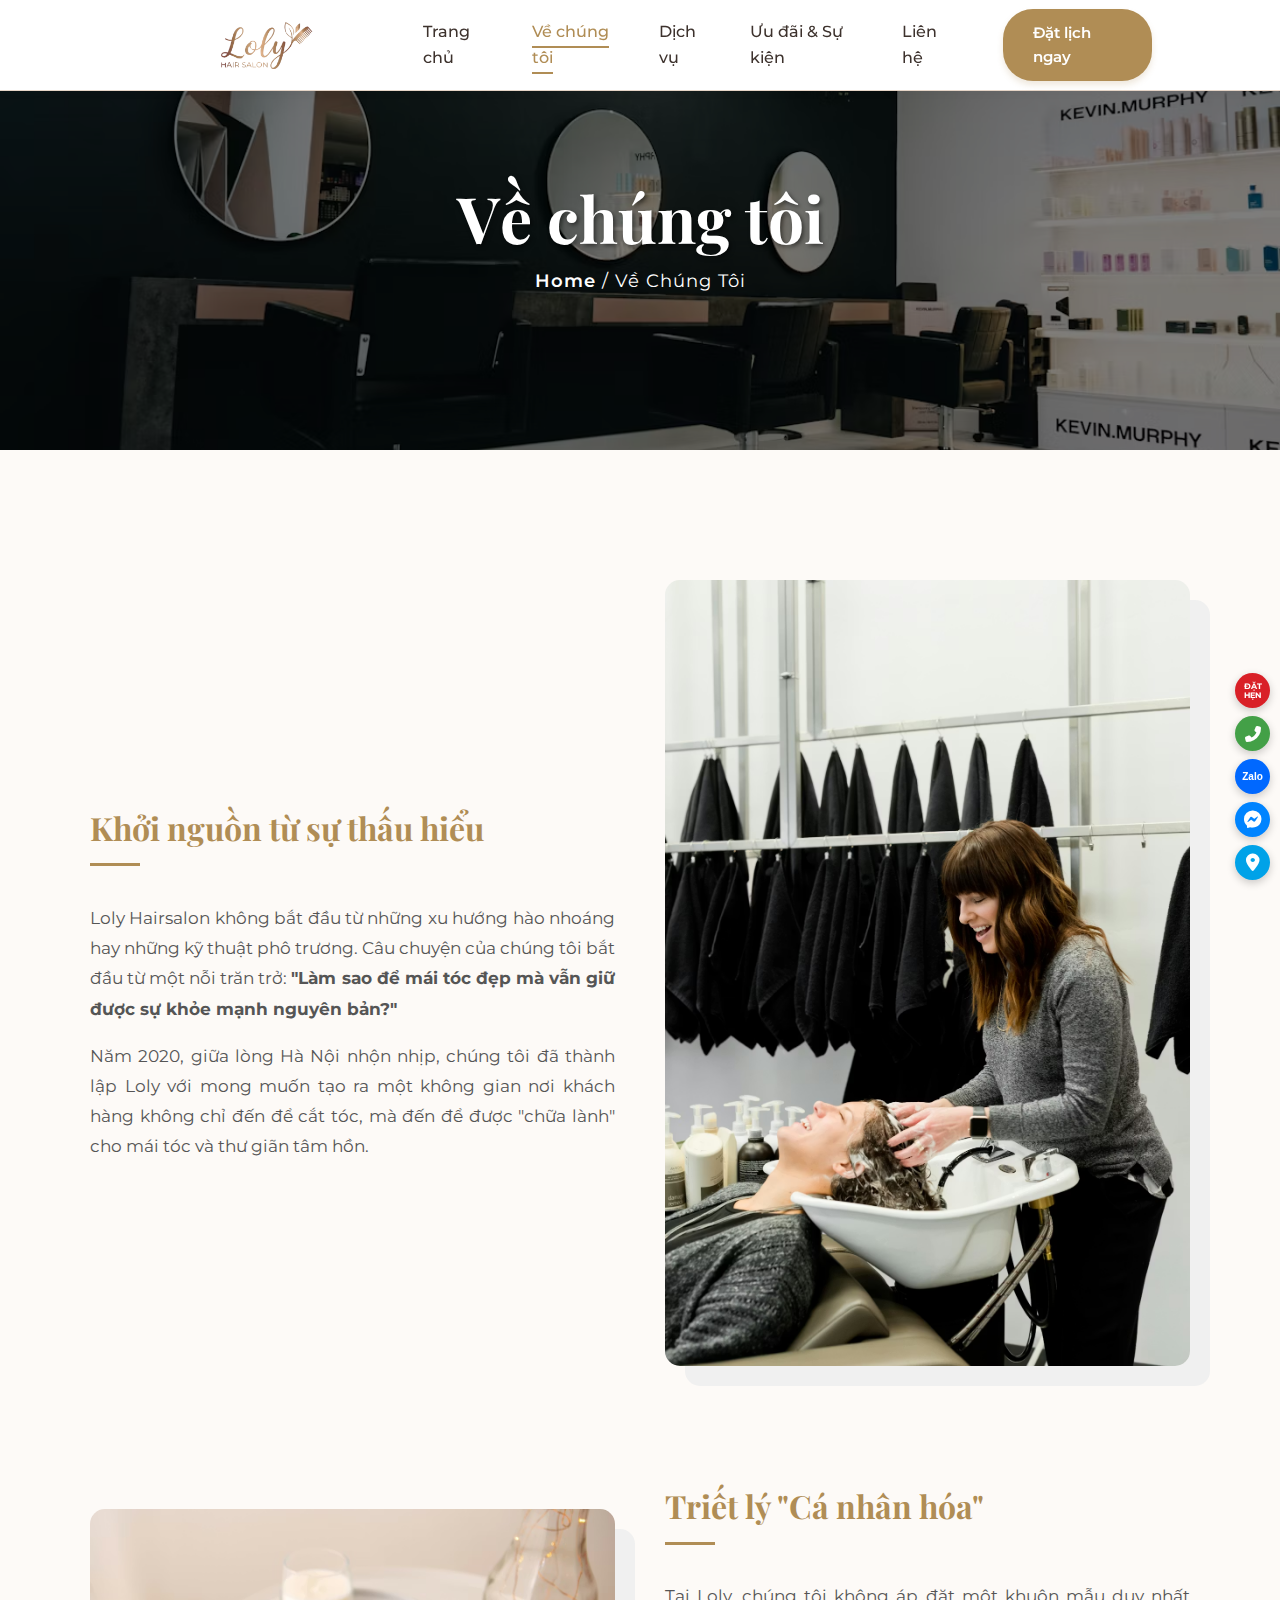
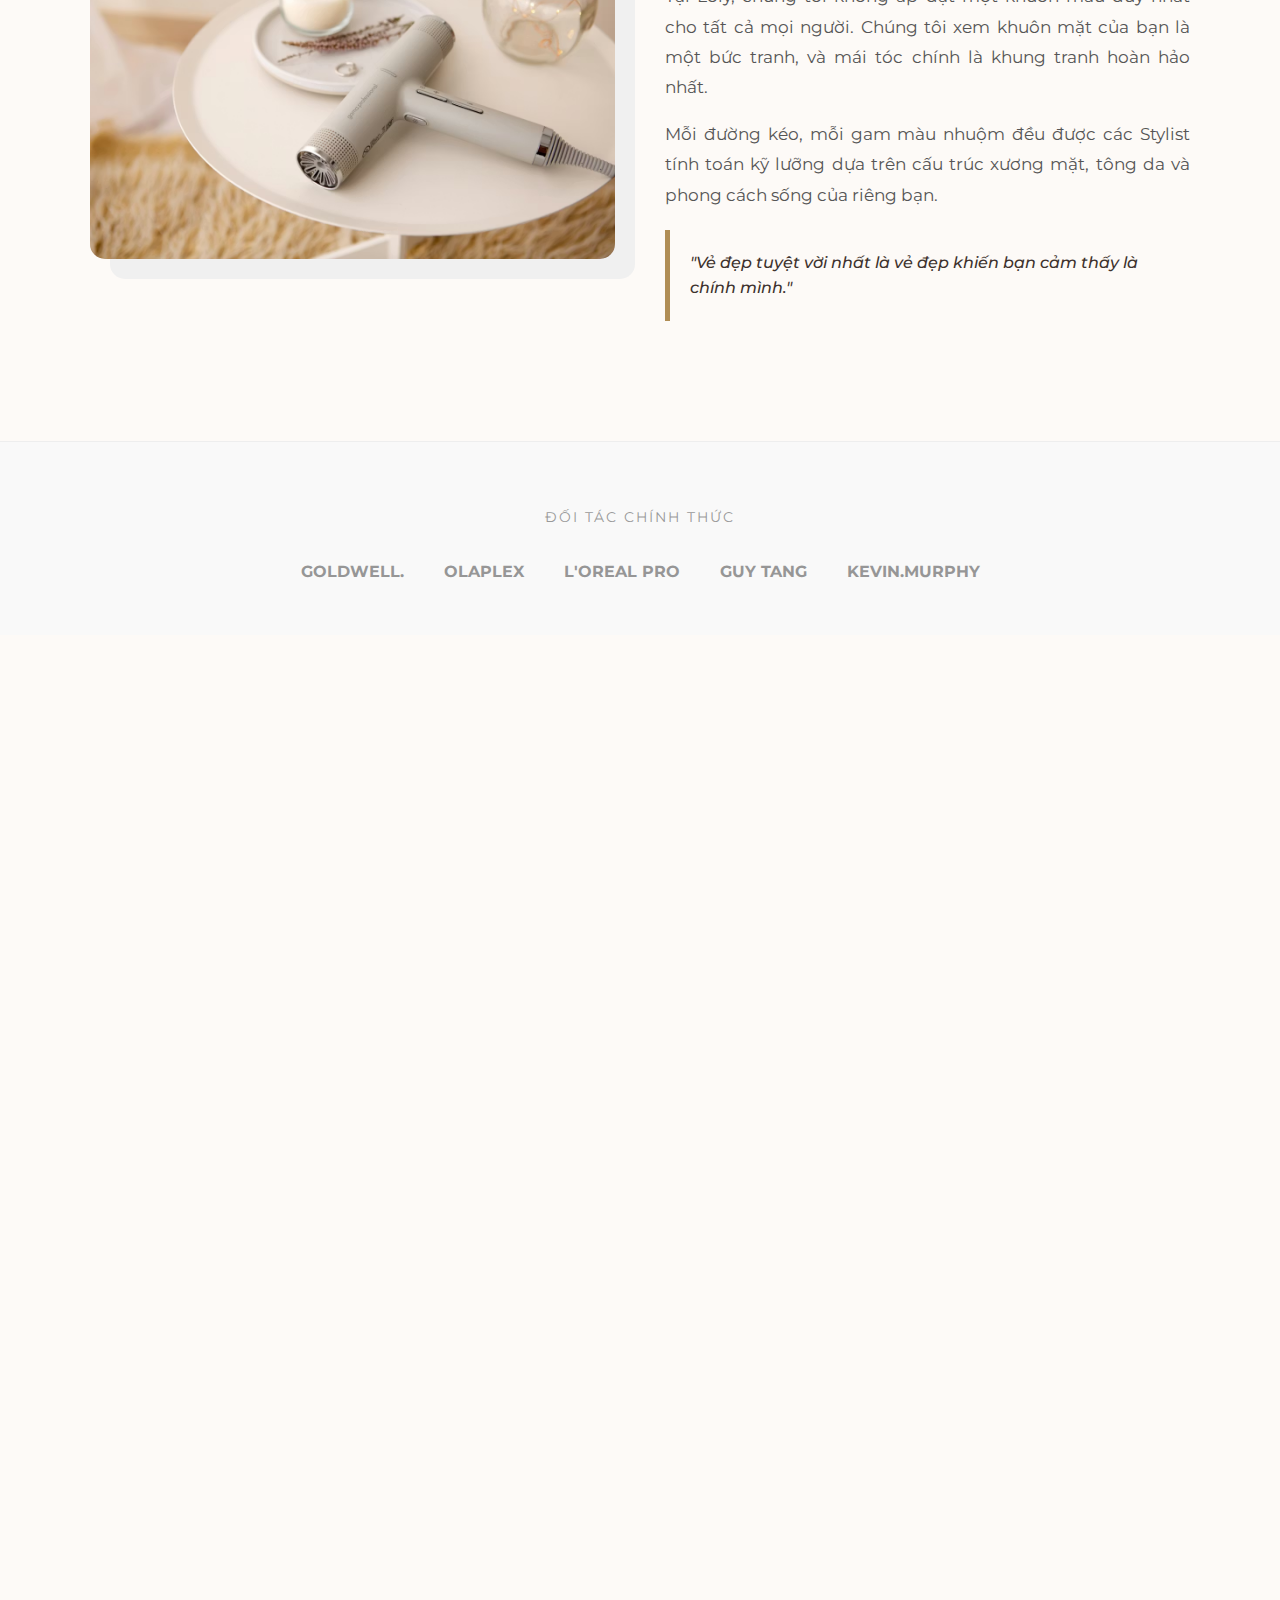
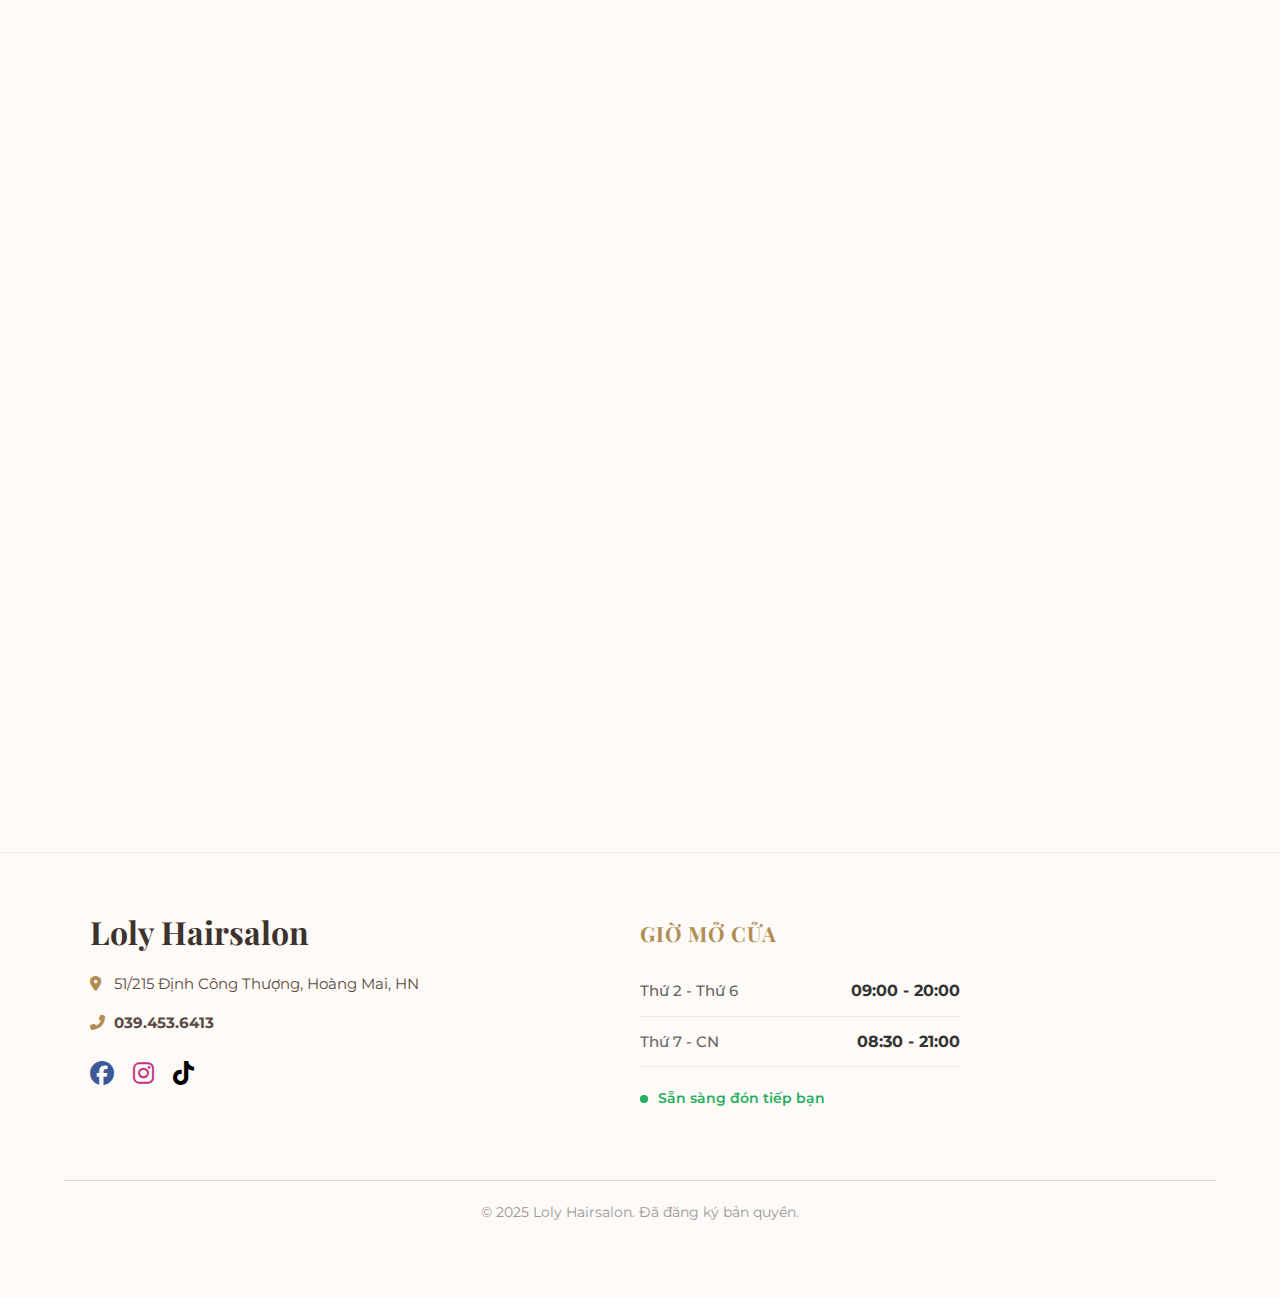
<file: about.html>
<!DOCTYPE html>
<html lang="vi">
<head>
    <meta charset="UTF-8">
    <meta name="viewport" content="width=device-width, initial-scale=1.0">
    <title>Về chúng tôi - Loly Hairsalon</title>
    
    <link rel="preconnect" href="https://fonts.googleapis.com">
    <link rel="preconnect" href="https://fonts.gstatic.com" crossorigin>
    <link href="https://fonts.googleapis.com/css2?family=Montserrat:wght@400;500;600;700&family=Playfair+Display:ital,wght@0,700;1,400&display=swap" rel="stylesheet">
    <link rel="stylesheet" href="https://cdnjs.cloudflare.com/ajax/libs/font-awesome/6.4.2/css/all.min.css">
    
    <link rel="stylesheet" href="main.css">
    <link rel="icon" href="images/logo.png" type="image/png">
</head>

<body>
    <header class="navbar">
        <a href="index.html" class="logo-link"><img src="images/logo.png" alt="Loly Hairsalon" class="logo"></a>
        <div class="nav-right">
            <nav>
                <ul class="menu">
                    <li><a href="index.html">Trang chủ</a></li>
                    <li><a href="about.html" class="active">Về chúng tôi</a></li>
                    <li><a href="services.html">Dịch vụ</a></li>
                    <li><a href="blog.html">Ưu đãi & Sự kiện</a></li>
                    <li><a href="contact.html">Liên hệ</a></li>
                </ul>
            </nav>
            <a href="booking.html" class="btn-book">Đặt lịch ngay</a>
            <div class="menu-toggle"><div class="bar"></div><div class="bar"></div><div class="bar"></div></div>
        </div>
    </header>

    <div class="inner-page-banner">
        <div class="banner-content">
            <h1 style="font-size: 4rem; margin-bottom: 10px; font-family: 'Playfair Display', serif; color: #ffffff !important; text-shadow: 2px 2px 4px rgba(0,0,0,0.5);">
                Về chúng tôi
            </h1>
            <p class="breadcrumb">
                <a href="index.html" style="color: #ffffff !important; text-decoration: none;">Home</a>
                <span style="color: #ffffff !important;">/ Về Chúng Tôi</span>
            </p>
        </div>
    </div>

    <main>
        <div class="story-section fade-in-section">
            <div class="story-row">
                <div class="story-content">
                    <h2 class="story-title">Khởi nguồn từ sự thấu hiểu</h2>
                    <p class="story-text">
                        Loly Hairsalon không bắt đầu từ những xu hướng hào nhoáng hay những kỹ thuật phô trương.
                        Câu chuyện của chúng tôi bắt đầu từ một nỗi trăn trở: <strong>"Làm sao để mái tóc đẹp mà vẫn giữ được sự khỏe mạnh nguyên bản?"</strong>
                    </p>
                    <p class="story-text">
                        Năm 2020, giữa lòng Hà Nội nhộn nhịp, chúng tôi đã thành lập Loly với mong muốn tạo ra một không gian nơi khách hàng không chỉ đến để cắt tóc, mà đến để được "chữa lành" cho mái tóc và thư giãn tâm hồn.
                    </p>
                </div>
                <div class="story-image">
                    <img src="images/about-1.jpg" alt="Câu chuyện khởi nguồn">
                </div>
            </div>
            
            <div class="story-row reverse">
                <div class="story-content">
                    <h2 class="story-title">Triết lý "Cá nhân hóa"</h2>
                    <p class="story-text">
                        Tại Loly, chúng tôi không áp đặt một khuôn mẫu duy nhất cho tất cả mọi người.
                        Chúng tôi xem khuôn mặt của bạn là một bức tranh, và mái tóc chính là khung tranh hoàn hảo nhất.
                    </p>
                    <p class="story-text">
                        Mỗi đường kéo, mỗi gam màu nhuộm đều được các Stylist tính toán kỹ lưỡng dựa trên cấu trúc xương mặt, tông da và phong cách sống của riêng bạn.
                    </p>
                    <div class="quote-box">
                        "Vẻ đẹp tuyệt vời nhất là vẻ đẹp khiến bạn cảm thấy là chính mình."
                    </div>
                </div>
                <div class="story-image">
                    <img src="images/about-2.jpg" alt="Không gian Salon">
                </div>
            </div>
        </div>

        <div class="brands-section" style="padding: 50px 20px; background-color: #f9f9f9; text-align: center;">
            <p style="text-transform: uppercase; letter-spacing: 2px; font-size: 0.9rem; color: #999;">Đối tác chính thức</p>
            <div style="display: flex; justify-content: center; gap: 40px; flex-wrap: wrap; margin-top: 30px; opacity: 0.6; font-weight: 700; color: #555; text-transform: uppercase;">
                <div>Goldwell.</div>
                <div>Olaplex</div>
                <div>L'Oreal Pro</div>
                <div>Guy Tang</div>
                <div>Kevin.Murphy</div>
            </div>
        </div>

        <section class="commitment-section fade-in-section" style="padding: 60px 20px; max-width: 1000px; margin: 0 auto; text-align: center;">
            <h2 style="font-family: 'Playfair Display', serif; font-size: 2.5rem; color: #3d322d; margin-bottom: 10px;">Cam Kết Của Chúng Tôi</h2>
            <p style="color: #666;">Sự hài lòng của bạn là danh dự của Loly Hairsalon</p>
            
            <div style="display: grid; grid-template-columns: repeat(auto-fit, minmax(300px, 1fr)); gap: 30px; margin-top: 40px;">
                <div style="border: 1px solid #e6d5c7; padding: 30px;">
                    <div style="font-size: 2.5rem; color: #b08d55; margin-bottom: 20px;"><i class="fas fa-shield-alt"></i></div>
                    <h3 style="font-family: 'Playfair Display', serif; margin-bottom: 10px; color: #3d322d;">Bảo hành tóc 14 ngày</h3>
                    <p style="font-size: 0.95rem; color: #666; line-height: 1.6;">Miễn phí chỉnh sửa 100% nếu bạn không hài lòng về kết quả.</p>
                </div>
                <div style="border: 1px solid #e6d5c7; padding: 30px;">
                    <div style="font-size: 2.5rem; color: #b08d55; margin-bottom: 20px;"><i class="fas fa-flask"></i></div>
                    <h3 style="font-family: 'Playfair Display', serif; margin-bottom: 10px; color: #3d322d;">Minh bạch hóa chất</h3>
                    <p style="font-size: 0.95rem; color: #666; line-height: 1.6;">Cam kết pha thuốc trước mặt khách. Đền bù gấp 10 lần nếu dùng hàng giả.</p>
                </div>
                <div style="border: 1px solid #e6d5c7; padding: 30px;">
                    <div style="font-size: 2.5rem; color: #b08d55; margin-bottom: 20px;"><i class="fas fa-hand-holding-heart"></i></div>
                    <h3 style="font-family: 'Playfair Display', serif; margin-bottom: 10px; color: #3d322d;">Không chèo kéo</h3>
                    <p style="font-size: 0.95rem; color: #666; line-height: 1.6;">Báo giá trọn gói trước khi làm. Không ép khách mua thêm sản phẩm.</p>
                </div>
            </div>
        </section>

        <div class="stats-section fade-in-section">
            <div class="stats-grid">
                <div class="stat-item">
                    <h3>5+</h3>
                    <p>Năm kinh nghiệm</p>
                </div>
                <div class="stat-item">
                    <h3>2000+</h3>
                    <p>Khách hàng hài lòng</p>
                </div>
                <div class="stat-item">
                    <h3>100%</h3>
                    <p>Sản phẩm chính hãng</p>
                </div>
            </div>
        </div>

        <section class="fade-in-section" style="background-color: #fff; padding: 60px 0;">
            <h2 style="text-align: center; font-size: 2.5rem; margin-bottom: 40px;">Gặp gỡ các chuyên gia</h2>
            <div class="team-grid">
                <div class="team-member">
                    <img src="images/team-1.jpg" alt="Master Đức Huy">
                    <h3>Master Đức Huy</h3>
                    <span class="team-role">Creative Director</span>
                    <p>10 năm kinh nghiệm. Chuyên gia kiến tạo các kiểu tóc ngắn và xử lý hóa chất phục hồi.</p>
                </div>
                <div class="team-member">
                    <img src="images/team-2.jpg" alt="Stylist Đức">
                    <h3>Stylist Đức</h3>
                    <span class="team-role">Senior Stylist</span>
                    <p>Phong cách trẻ trung, hiện đại. Bậc thầy về màu nhuộm thời trang và uốn layer.</p>
                </div>
                <div class="team-member">
                    <img src="images/team-3.jpg" alt="Stylist Lan">
                    <h3>Stylist Lan</h3>
                    <span class="team-role">Hair Care Specialist</span>
                    <p>Đôi bàn tay vàng trong làng gội dưỡng sinh và liệu trình phục hồi tóc hư tổn.</p>
                </div>
            </div>
            <div style="text-align: center; margin-top: 40px;">
                <a href="booking.html" class="btn-book">Đặt lịch với Stylist ngay</a>
            </div>
        </section>
    </main>

    <footer class="site-footer" style="background-color: #fdfaf7;">
        <div class="footer-content-wrapper" style="display: flex; flex-wrap: wrap; justify-content: space-between; align-items: flex-start; max-width: 1100px; margin: 0 auto; text-align: left; padding-bottom: 30px;">
            <div class="footer-col" style="flex: 1; min-width: 300px; margin-bottom: 20px;">
                <h3 style="font-size: 2rem; margin-top: 0; margin-bottom: 20px; color: #3d322d; font-family: 'Playfair Display', serif; line-height: 1.2;">Loly Hairsalon</h3>
                <p style="margin-bottom: 12px; font-size: 15px;">
                    <i class="fas fa-map-marker-alt" style="color:#b08d55; width: 20px;"></i>
                    51/215 Định Công Thượng, Hoàng Mai, HN
                </p>
                <p style="margin-bottom: 12px; font-size: 15px;">
                    <i class="fas fa-phone-alt" style="color:#b08d55; width: 20px;"></i>
                    <a href="tel:0394536413" style="color: #5a4a42; font-weight: bold;">039.453.6413</a>
                </p>
                <div class="social-icons" style="margin-top: 20px; position: relative; z-index: 10;">
                    <a href="https://www.facebook.com/ohung.541741/?locale=vi_VN" target="_blank" style="margin-right: 15px; font-size: 1.5rem; color: #3b5998; text-decoration: none;"><i class="fab fa-facebook"></i></a>
                    <a href="https://www.instagram.com/trangcuaban" target="_blank" style="margin-right: 15px; font-size: 1.5rem; color: #C13584; text-decoration: none;"><i class="fab fa-instagram"></i></a>
                    <a href="https://www.tiktok.com/@duchung232?lang=vi-VN" target="_blank" style="margin-right: 15px; font-size: 1.5rem; color: #000; text-decoration: none;"><i class="fab fa-tiktok"></i></a>
                </div>
            </div>
            <div class="footer-col" style="flex: 1; min-width: 300px; margin-bottom: 20px;">
                <h4 style="font-size: 1.3rem; margin-top: 0; margin-bottom: 20px; color: #b08d55; font-family: 'Playfair Display', serif; letter-spacing: 1px; line-height: 1.2; padding-top: 8px;">GIỜ MỞ CỬA</h4>
                <div class="balanced-hours">
                    <div class="time-row">
                        <span class="d-label">Thứ 2 - Thứ 6</span>
                        <span class="d-time">09:00 - 20:00</span>
                    </div>
                    <div class="time-row">
                        <span class="d-label">Thứ 7 - CN</span>
                        <span class="d-time">08:30 - 21:00</span>
                    </div>
                    <div class="shop-active">
                        <span class="pulsing-dot"></span> Sẵn sàng đón tiếp bạn
                    </div>
                </div>
            </div>
        </div>
        <p class="copyright" style="border-top: 1px solid #e6d5c7; padding-top: 20px; margin-top: 20px;">
            © 2025 Loly Hairsalon. Đã đăng ký bản quyền.
        </p>
    </footer>

    <div class="floating-cta">
        <a href="booking.html" class="cta-btn btn-booking"><span>ĐẶT<br>HẸN</span></a>
        <a href="tel:0394536413" class="cta-btn btn-phone"><i class="fas fa-phone-alt"></i></a>
        <a href="https://zalo.me/0394536413" target="_blank" class="cta-btn btn-zalo"><span style="font-weight: 900; font-family: sans-serif;">Zalo</span></a>
        <a href="https://m.me/trangfacebookcuaban" target="_blank" class="cta-btn btn-mess"><i class="fab fa-facebook-messenger"></i></a>
        <a href="https://www.google.com/maps/search/51%2F215+Định+Công+Thượng,+Hoàng+Mai,+Hà+Nội" target="_blank" class="cta-btn btn-map"><i class="fas fa-map-marker-alt"></i></a>
    </div>
    
    <script src="main.js"></script>
</body>
</html>
</file>
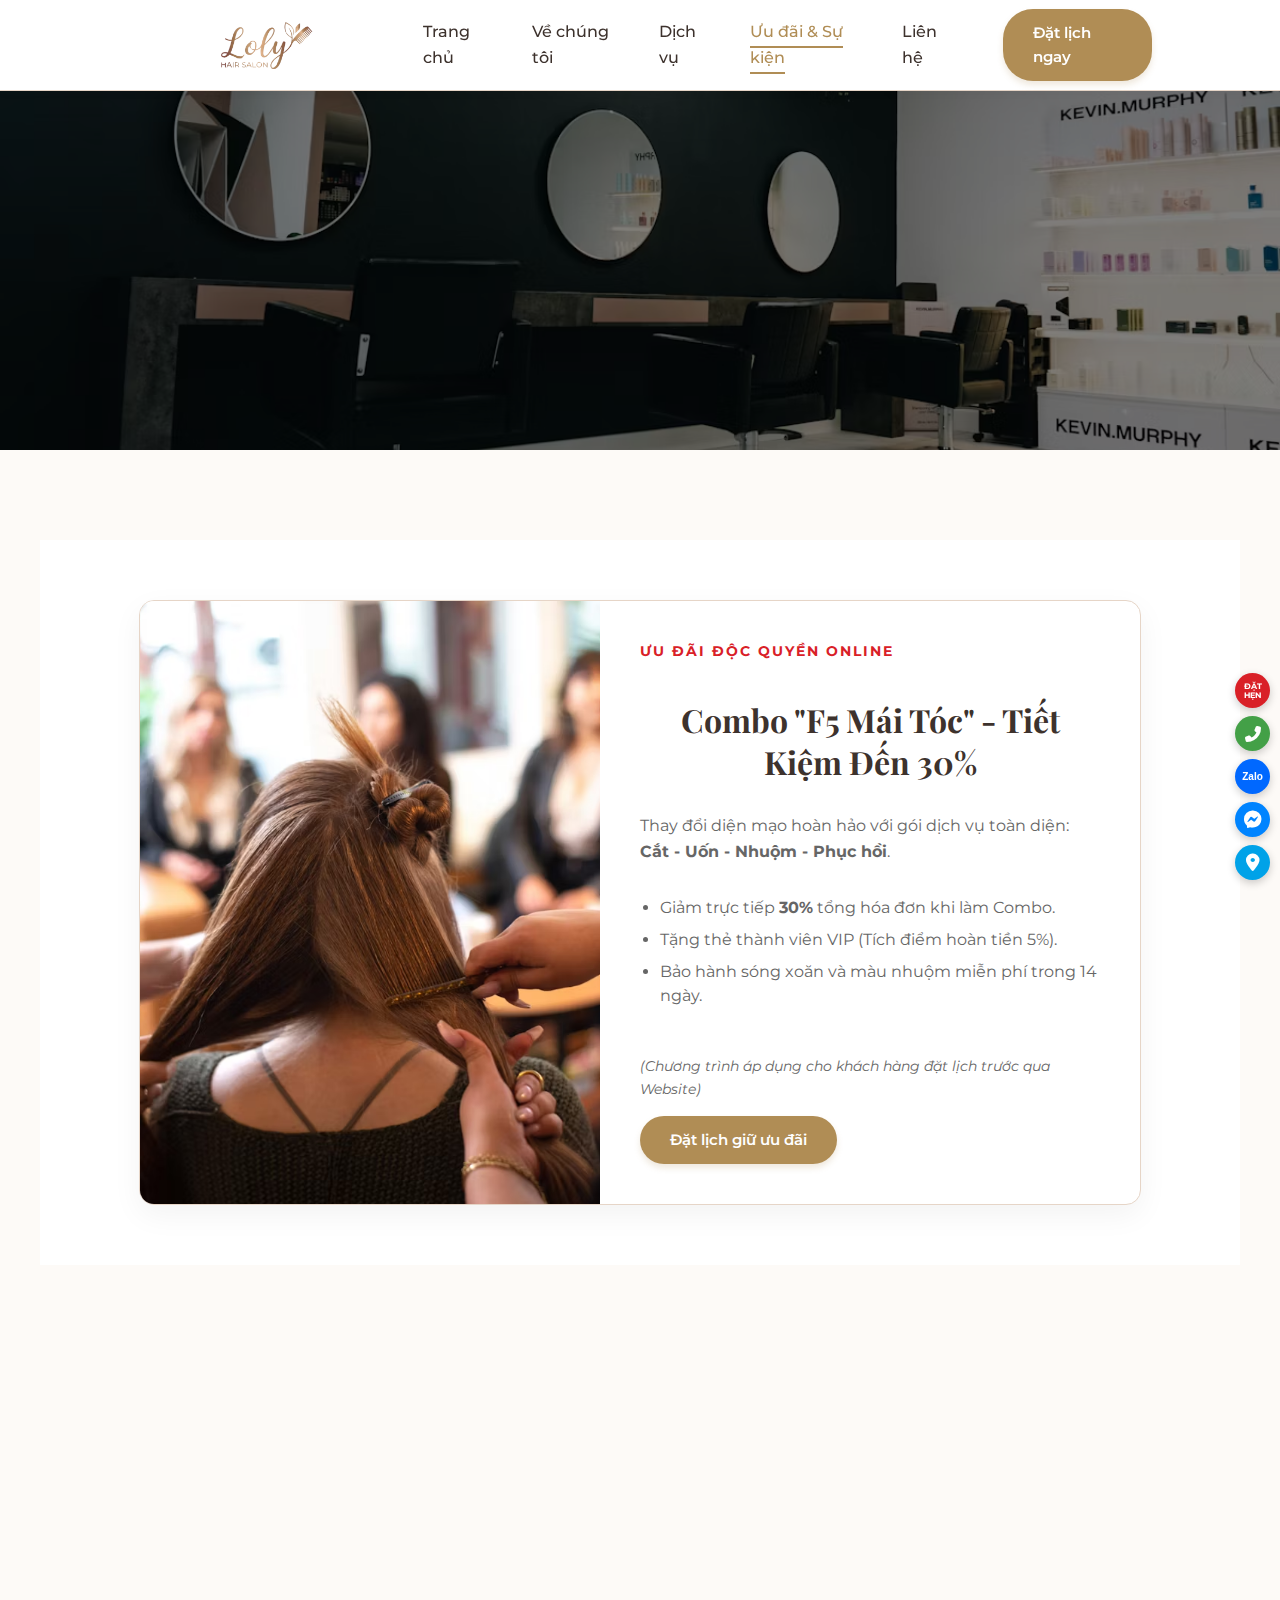
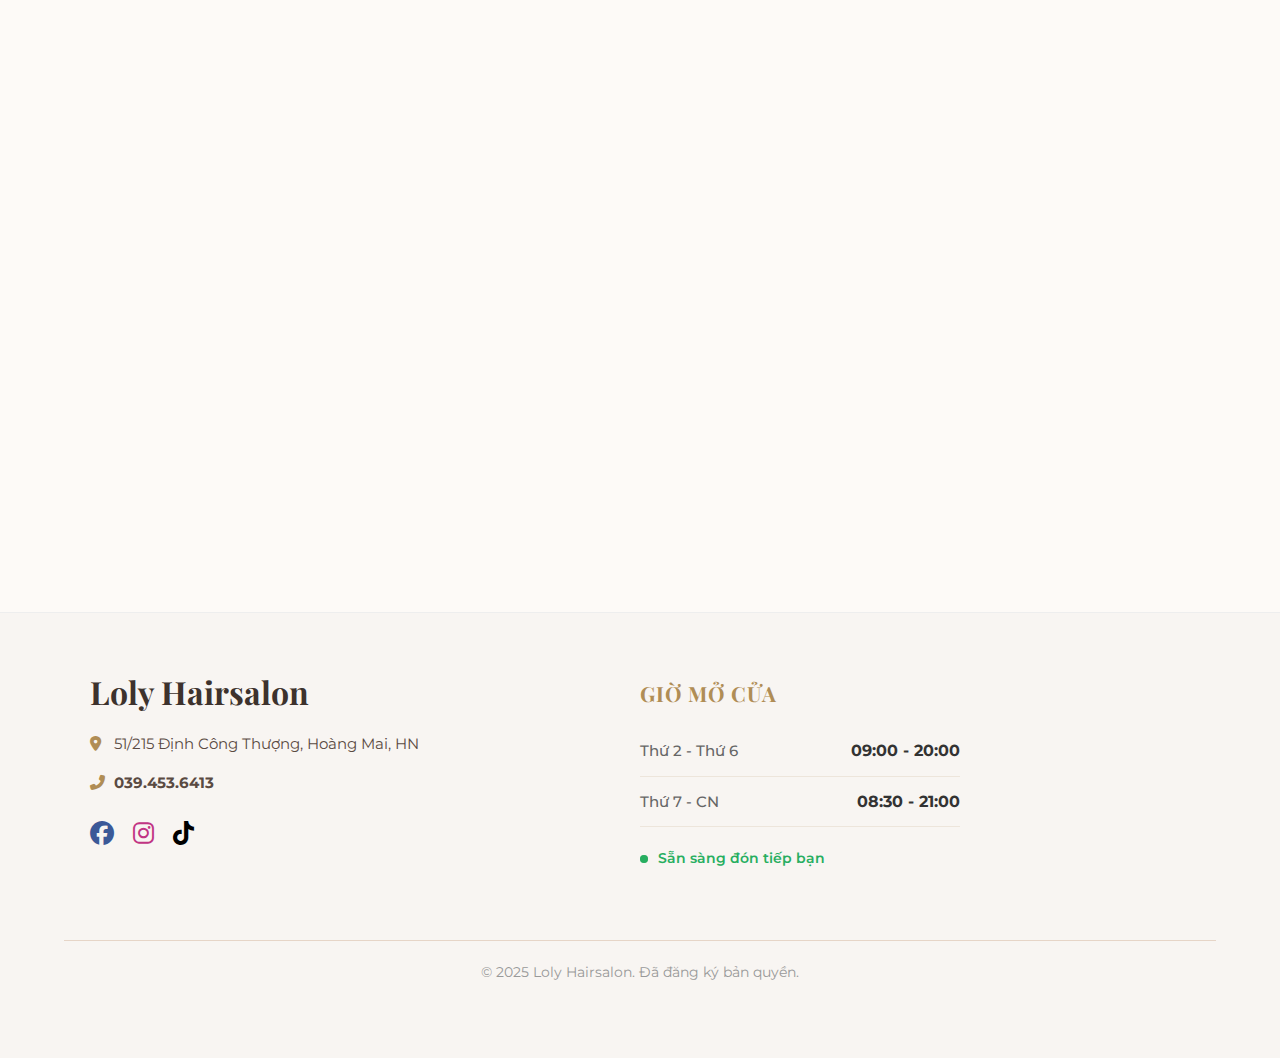
<file: blog.html>
<!DOCTYPE html>
<html lang="vi">
<head>
    <meta charset="UTF-8">
    <meta name="viewport" content="width=device-width, initial-scale=1.0">
    <title>Ưu đãi & Sự kiện - Loly Hairsalon</title>
    
    <link rel="preconnect" href="https://fonts.googleapis.com">
    <link rel="preconnect" href="https://fonts.gstatic.com" crossorigin>
    <link href="https://fonts.googleapis.com/css2?family=Montserrat:wght@400;500;600;700&family=Playfair+Display:ital,wght@0,700;1,400&display=swap" rel="stylesheet">
    <link rel="stylesheet" href="https://cdnjs.cloudflare.com/ajax/libs/font-awesome/6.4.2/css/all.min.css">
    
    <link rel="stylesheet" href="main.css">
    <link rel="icon" href="images/logo.png" type="image/png">
</head>

<body>
    <header class="navbar">
        <a href="index.html" class="logo-link"><img src="images/logo.png" alt="Loly Hairsalon" class="logo"></a>
        <div class="nav-right">
            <nav>
                <ul class="menu">
                    <li><a href="index.html">Trang chủ</a></li>
                    <li><a href="about.html">Về chúng tôi</a></li>
                    <li><a href="services.html">Dịch vụ</a></li>
                    <li><a href="blog.html" class="active">Ưu đãi & Sự kiện</a></li>
                    <li><a href="contact.html">Liên hệ</a></li>
                </ul>
            </nav>
            <a href="booking.html" class="btn-book">Đặt lịch ngay</a>
            <div class="menu-toggle"><div class="bar"></div><div class="bar"></div><div class="bar"></div></div>
        </div>
    </header>

    <div class="inner-page-banner banner-blog">
        <div class="banner-content"></div>
    </div>

    <main>
        <section class="promo-section fade-in-section">
            <div class="promo-box">
                <div class="promo-img-col">
                    <img src="images/event-promo.jpg" alt="Ưu đãi Combo F5 Mái Tóc">
                </div>
                <div class="promo-info-col">
                    <span class="promo-label">Ưu đãi độc quyền Online</span>
                    <h2 class="promo-title">Combo "F5 Mái Tóc" - Tiết Kiệm Đến 30%</h2>
                    <p class="promo-desc">
                        Thay đổi diện mạo hoàn hảo với gói dịch vụ toàn diện: <strong>Cắt - Uốn - Nhuộm - Phục hồi</strong>.
                    </p>
                    <ul class="promo-list">
                        <li>Giảm trực tiếp <strong>30%</strong> tổng hóa đơn khi làm Combo.</li>
                        <li>Tặng thẻ thành viên VIP (Tích điểm hoàn tiền 5%).</li>
                        <li>Bảo hành sóng xoăn và màu nhuộm miễn phí trong 14 ngày.</li>
                    </ul>
                    <p class="promo-desc" style="font-size: 0.9em; font-style: italic;">(Chương trình áp dụng cho khách hàng đặt lịch trước qua Website)</p>
                    <div>
                        <a href="booking.html" class="btn-book">Đặt lịch giữ ưu đãi</a>
                    </div>
                </div>
            </div>
        </section>

        <section class="blog-list-section fade-in-section">
            <div class="container" style="max-width: 1200px; margin: 0 auto; padding: 0 20px;">
                <div style="text-align: center; margin-bottom: 50px;">
                    <span style="color: #b08d55; font-weight: 700; letter-spacing: 2px; text-transform: uppercase; font-size: 0.9rem;">Blog</span>
                    <h3 class="section-heading" style="margin-top: 10px;">Góc Chia Sẻ</h3>
                    <div style="width: 60px; height: 3px; background: #b08d55; margin: 20px auto;"></div>
                </div>
                
                <div class="services-grid">
                    <article class="blog-card">
                        <div class="blog-img-wrap"><img src="images/blog-1.jpg" alt="Chăm sóc tóc"></div>
                        <div class="blog-content">
                            <div class="blog-meta"><i class="far fa-calendar-alt"></i> 20/10/2025</div>
                            <h3 class="blog-title"><a href="blog-detail.html?id=1">Bí quyết "cứu nguy" cho mái tóc khô xơ mùa lạnh</a></h3>
                            <p class="blog-excerpt">Thời tiết hanh khô khiến tóc dễ bị tích điện và gãy rụng. Đừng lo, đây là lộ trình dưỡng ẩm sâu...</p>
                            <a href="blog-detail.html?id=1" class="read-more-btn">Đọc chi tiết <i class="fas fa-arrow-right"></i></a>
                        </div>
                    </article>

                    <article class="blog-card">
                        <div class="blog-img-wrap"><img src="images/blog-2.jpg" alt="Balayage"></div>
                        <div class="blog-content">
                            <div class="blog-meta"><i class="far fa-calendar-alt"></i> 15/12/2025</div>
                            <h3 class="blog-title"><a href="blog-detail.html?id=2">Balayage Nâu Lạnh: Màu tóc "quốc dân" mùa lễ hội</a></h3>
                            <p class="blog-excerpt">Không cần tẩy quá nhiều nhưng vẫn cực kỳ tây và nổi bật. Tone màu này đang được yêu cầu nhiều nhất...</p>
                            <a href="blog-detail.html?id=2" class="read-more-btn">Đọc chi tiết <i class="fas fa-arrow-right"></i></a>
                        </div>
                    </article>

                    <article class="blog-card">
                        <div class="blog-img-wrap"><img src="images/blog-3.jpg" alt="Tóc uốn đẹp"></div>
                        <div class="blog-content">
                            <div class="blog-meta">
                                <i class="far fa-calendar-alt"></i> 10/12/2025  |  <i class="far fa-folder"></i> Bí quyết
                            </div>
                            <h3 class="blog-title"><a href="blog-detail.html?id=3">Tại sao tóc uốn nhanh duỗi? Những sai lầm "chết người" khi chăm sóc tại nhà</a></h3>
                            <p class="blog-excerpt">Bạn vừa làm tóc xong nhưng về nhà gội đầu là duỗi thẳng? Rất có thể bạn đã mắc phải những lỗi kinh điển này...</p>
                            <a href="blog-detail.html?id=3" class="read-more-btn">Đọc chi tiết <i class="fas fa-arrow-right"></i></a>
                        </div>
                    </article>
                </div>
            </div>
        </section>
    </main>

    <footer class="site-footer">
        <div class="footer-content-wrapper" style="display: flex; flex-wrap: wrap; justify-content: space-between; align-items: flex-start; max-width: 1100px; margin: 0 auto; text-align: left; padding-bottom: 30px;">
            <div class="footer-col" style="flex: 1; min-width: 300px; margin-bottom: 20px;">
                <h3 style="font-size: 2rem; margin-top: 0; margin-bottom: 20px; color: #3d322d; font-family: 'Playfair Display', serif; line-height: 1.2;">Loly Hairsalon</h3>
                <p style="margin-bottom: 12px; font-size: 15px;"><i class="fas fa-map-marker-alt" style="color:#b08d55; width: 20px;"></i> 51/215 Định Công Thượng, Hoàng Mai, HN</p>
                <p style="margin-bottom: 12px; font-size: 15px;"><i class="fas fa-phone-alt" style="color:#b08d55; width: 20px;"></i> <a href="tel:0394536413" style="color: #5a4a42; font-weight: bold;">039.453.6413</a></p>
                <div class="social-icons" style="margin-top: 20px; position: relative; z-index: 10;">
                    <a href="https://www.facebook.com/ohung.541741/?locale=vi_VN" target="_blank" style="margin-right: 15px; font-size: 1.5rem; color: #3b5998;"><i class="fab fa-facebook"></i></a>
                    <a href="https://www.instagram.com/trangcuaban" target="_blank" style="margin-right: 15px; font-size: 1.5rem; color: #C13584;"><i class="fab fa-instagram"></i></a>
                    <a href="https://www.tiktok.com/@duchung232?lang=vi-VN" target="_blank" style="margin-right: 15px; font-size: 1.5rem; color: #000;"><i class="fab fa-tiktok"></i></a>
                </div>
            </div>
            <div class="footer-col" style="flex: 1; min-width: 300px; margin-bottom: 20px;">
                <h4 style="font-size: 1.3rem; margin-top: 0; margin-bottom: 20px; color: #b08d55; font-family: 'Playfair Display', serif; letter-spacing: 1px; line-height: 1.2; padding-top: 8px;">GIỜ MỞ CỬA</h4>
                <div class="balanced-hours">
                    <div class="time-row"><span class="d-label">Thứ 2 - Thứ 6</span><span class="d-time">09:00 - 20:00</span></div>
                    <div class="time-row"><span class="d-label">Thứ 7 - CN</span><span class="d-time">08:30 - 21:00</span></div>
                    <div class="shop-active"><span class="pulsing-dot"></span> Sẵn sàng đón tiếp bạn</div>
                </div>
            </div>
        </div>
        <p class="copyright" style="border-top: 1px solid #e6d5c7; padding-top: 20px; margin-top: 20px;">© 2025 Loly Hairsalon. Đã đăng ký bản quyền.</p>
    </footer>

    <div class="floating-cta">
        <a href="booking.html" class="cta-btn btn-booking"><span>ĐẶT<br>HẸN</span></a>
        <a href="tel:0394536413" class="cta-btn btn-phone"><i class="fas fa-phone-alt"></i></a>
        <a href="https://zalo.me/0394536413" target="_blank" class="cta-btn btn-zalo"><span style="font-weight: 900; font-family: sans-serif;">Zalo</span></a>
        <a href="https://m.me/trangfacebookcuaban" target="_blank" class="cta-btn btn-mess"><i class="fab fa-facebook-messenger"></i></a>
        <a href="https://www.google.com/maps/search/51%2F215+Định+Công+Thượng,+Hoàng+Mai,+Hà+Nội" target="_blank" class="cta-btn btn-map"><i class="fas fa-map-marker-alt"></i></a>
    </div>
    
    <script src="main.js"></script>
</body>
</html>
</file>
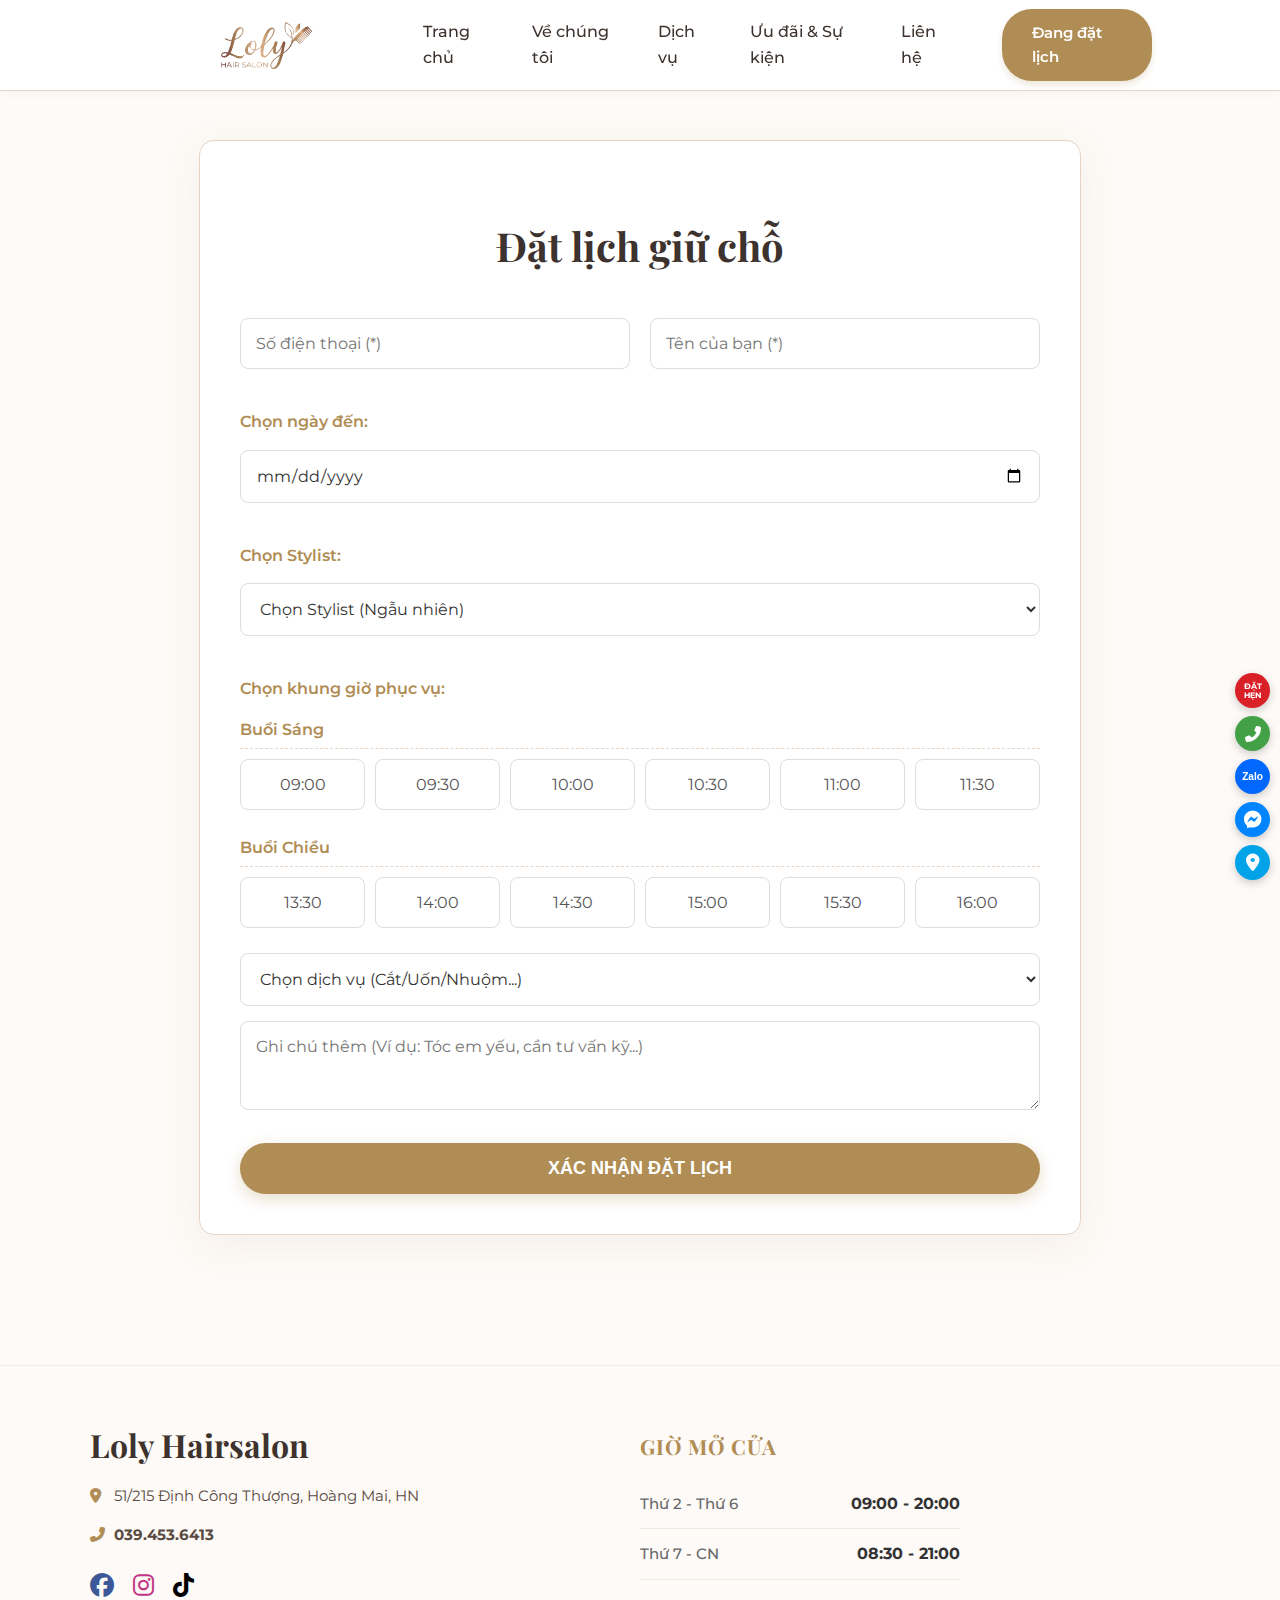
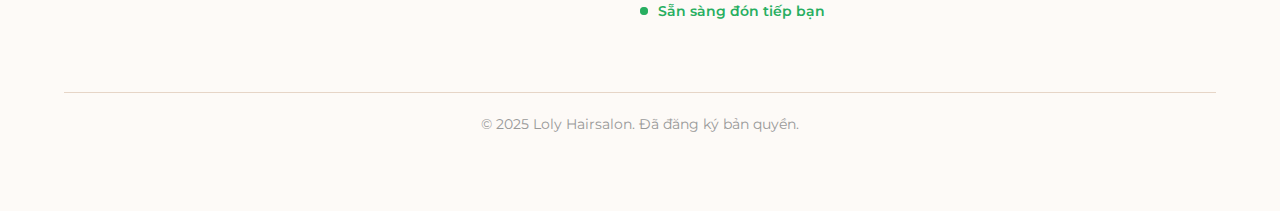
<file: booking.html>
<!DOCTYPE html>
<html lang="vi">
<head>
    <meta charset="UTF-8">
    <meta name="viewport" content="width=device-width, initial-scale=1.0">
    <title>Đặt lịch giữ chỗ - Loly Hairsalon</title>
    
    <link rel="preconnect" href="https://fonts.googleapis.com">
    <link rel="preconnect" href="https://fonts.gstatic.com" crossorigin>
    <link href="https://fonts.googleapis.com/css2?family=Montserrat:wght@400;500;700&family=Playfair+Display:wght@700&display=swap" rel="stylesheet">
    <link rel="stylesheet" href="https://cdnjs.cloudflare.com/ajax/libs/font-awesome/6.4.2/css/all.min.css">
    
    <link rel="stylesheet" href="main.css">
    <link rel="icon" href="images/logo.png" type="image/png">
</head>
<body class="booking-page-body">

    <header class="navbar">
        <a href="index.html" class="logo-link"><img src="images/logo.png" alt="Loly Hairsalon" class="logo"></a>
        <div class="nav-right">
            <nav>
                <ul class="menu">
                    <li><a href="index.html">Trang chủ</a></li>
                    <li><a href="about.html">Về chúng tôi</a></li>
                    <li><a href="services.html">Dịch vụ</a></li>
                    <li><a href="blog.html">Ưu đãi & Sự kiện</a></li>
                    <li><a href="contact.html">Liên hệ</a></li>
                </ul>
            </nav>
            <a href="#" class="btn-book disabled">Đang đặt lịch</a>
        </div>
    </header>

    <div class="booking-wrapper">
        <div class="booking-container">
            <form action="https://formsubmit.co/3ff68ddc43beebd4005a5731aeef8eb0" method="POST">
                <input type="hidden" name="_captcha" value="false">
                <input type="hidden" name="_next" value="http://127.0.0.1:5500/thanks.html">
                
                <h2 class="booking-title text-center font-playfair">Đặt lịch giữ chỗ</h2>
                
                <div class="form-row">
                    <input type="text" name="phone" placeholder="Số điện thoại (*)" required class="dark-input">
                    <input type="text" name="name" placeholder="Tên của bạn (*)" required class="dark-input">
                </div>

                <label class="section-label">Chọn ngày đến:</label>
                <div class="form-group-dark">
                    <input type="date" name="date" class="dark-input cursor-pointer" required>
                </div>

                <label class="section-label">Chọn Stylist:</label>
                <div class="form-group-dark">
                    <select name="stylist" class="dark-select">
                        <option value="Ngau-nhien">Chọn Stylist (Ngẫu nhiên)</option>
                        <option value="Master-Tuan">Master Đức Huy (Top 1)</option>
                        <option value="Stylist-Huy">Stylist Đức</option>
                        <option value="Stylist-Lan">Stylist Lan</option>
                    </select>
                </div>

                <label class="section-label">Chọn khung giờ phục vụ:</label>
                
                <div class="time-section">
                    <div class="time-header">Buổi Sáng</div>
                    <div class="time-grid">
                        <label class="time-slot"><input type="radio" name="time" value="09:00"><span>09:00</span></label>
                        <label class="time-slot"><input type="radio" name="time" value="09:30"><span>09:30</span></label>
                        <label class="time-slot"><input type="radio" name="time" value="10:00"><span>10:00</span></label>
                        <label class="time-slot"><input type="radio" name="time" value="10:30"><span>10:30</span></label>
                        <label class="time-slot"><input type="radio" name="time" value="11:00"><span>11:00</span></label>
                        <label class="time-slot"><input type="radio" name="time" value="11:30"><span>11:30</span></label>
                    </div>
                </div>

                <div class="time-section">
                    <div class="time-header">Buổi Chiều</div>
                    <div class="time-grid">
                        <label class="time-slot"><input type="radio" name="time" value="13:30"><span>13:30</span></label>
                        <label class="time-slot"><input type="radio" name="time" value="14:00"><span>14:00</span></label>
                        <label class="time-slot"><input type="radio" name="time" value="14:30"><span>14:30</span></label>
                        <label class="time-slot"><input type="radio" name="time" value="15:00"><span>15:00</span></label>
                        <label class="time-slot"><input type="radio" name="time" value="15:30"><span>15:30</span></label>
                        <label class="time-slot"><input type="radio" name="time" value="16:00"><span>16:00</span></label>
                    </div>
                </div>

                <div class="form-group-dark" style="margin-top: 20px;">
                    <select name="service" class="dark-select">
                        <option value="">Chọn dịch vụ (Cắt/Uốn/Nhuộm...)</option>
                        <option value="Cat-toc-nam">Cắt tóc Nam Shine Combo</option>
                        <option value="Uon-toc">Uốn tóc cao cấp</option>
                        <option value="Nhuom-toc">Nhuộm tóc thời trang</option>
                        <option value="Phuc-hoi">Phục hồi tóc hư tổn</option>
                    </select>
                </div>
                
                <div class="form-group-dark">
                    <textarea name="note" placeholder="Ghi chú thêm (Ví dụ: Tóc em yếu, cần tư vấn kỹ...)" class="dark-input" rows="3"></textarea>
                </div>

                <button type="submit" class="btn-submit-booking">XÁC NHẬN ĐẶT LỊCH</button>
            </form>
        </div>
    </div>

  <footer class="site-footer" style="background-color: #fdfaf7;">
        <div class="footer-content-wrapper" style="display: flex; flex-wrap: wrap; justify-content: space-between; align-items: flex-start; max-width: 1100px; margin: 0 auto; text-align: left; padding-bottom: 30px;">
            <div class="footer-col" style="flex: 1; min-width: 300px; margin-bottom: 20px;">
                <h3 style="font-size: 2rem; margin-top: 0; margin-bottom: 20px; color: #3d322d; font-family: 'Playfair Display', serif; line-height: 1.2;">Loly Hairsalon</h3>
                <p style="margin-bottom: 12px; font-size: 15px;">
                    <i class="fas fa-map-marker-alt" style="color:#b08d55; width: 20px;"></i>
                    51/215 Định Công Thượng, Hoàng Mai, HN
                </p>
                <p style="margin-bottom: 12px; font-size: 15px;">
                    <i class="fas fa-phone-alt" style="color:#b08d55; width: 20px;"></i>
                    <a href="tel:0394536413" style="color: #5a4a42; font-weight: bold;">039.453.6413</a>
                </p>
                <div class="social-icons" style="margin-top: 20px; position: relative; z-index: 10;">
                    <a href="https://www.facebook.com/ohung.541741/?locale=vi_VN" target="_blank" style="margin-right: 15px; font-size: 1.5rem; color: #3b5998; text-decoration: none;"><i class="fab fa-facebook"></i></a>
                    <a href="https://www.instagram.com/trangcuaban" target="_blank" style="margin-right: 15px; font-size: 1.5rem; color: #C13584; text-decoration: none;"><i class="fab fa-instagram"></i></a>
                    <a href="https://www.tiktok.com/@duchung232?lang=vi-VN" target="_blank" style="margin-right: 15px; font-size: 1.5rem; color: #000; text-decoration: none;"><i class="fab fa-tiktok"></i></a>
                </div>
            </div>
            <div class="footer-col" style="flex: 1; min-width: 300px; margin-bottom: 20px;">
                <h4 style="font-size: 1.3rem; margin-top: 0; margin-bottom: 20px; color: #b08d55; font-family: 'Playfair Display', serif; letter-spacing: 1px; line-height: 1.2; padding-top: 8px;">GIỜ MỞ CỬA</h4>
                <div class="balanced-hours">
                    <div class="time-row">
                        <span class="d-label">Thứ 2 - Thứ 6</span>
                        <span class="d-time">09:00 - 20:00</span>
                    </div>
                    <div class="time-row">
                        <span class="d-label">Thứ 7 - CN</span>
                        <span class="d-time">08:30 - 21:00</span>
                    </div>
                    <div class="shop-active">
                        <span class="pulsing-dot"></span> Sẵn sàng đón tiếp bạn
                    </div>
                </div>
            </div>
        </div>
        <p class="copyright" style="border-top: 1px solid #e6d5c7; padding-top: 20px; margin-top: 20px;">
            © 2025 Loly Hairsalon. Đã đăng ký bản quyền.
        </p>
    </footer>

    <div class="floating-cta">
        <a href="booking.html" class="cta-btn btn-booking"><span>ĐẶT<br>HẸN</span></a>
        <a href="tel:0394536413" class="cta-btn btn-phone"><i class="fas fa-phone-alt"></i></a>
        <a href="https://zalo.me/0394536413" target="_blank" class="cta-btn btn-zalo"><span style="font-weight: 900; font-family: sans-serif;">Zalo</span></a>
        <a href="https://m.me/trangfacebookcuaban" target="_blank" class="cta-btn btn-mess"><i class="fab fa-facebook-messenger"></i></a>
        <a href="https://www.google.com/maps/search/51%2F215+Định+Công+Thượng,+Hoàng+Mai,+Hà+Nội" target="_blank" class="cta-btn btn-map"><i class="fas fa-map-marker-alt"></i></a>
    </div>
    
    <script src="main.js"></script>
</body>
</html>
</file>
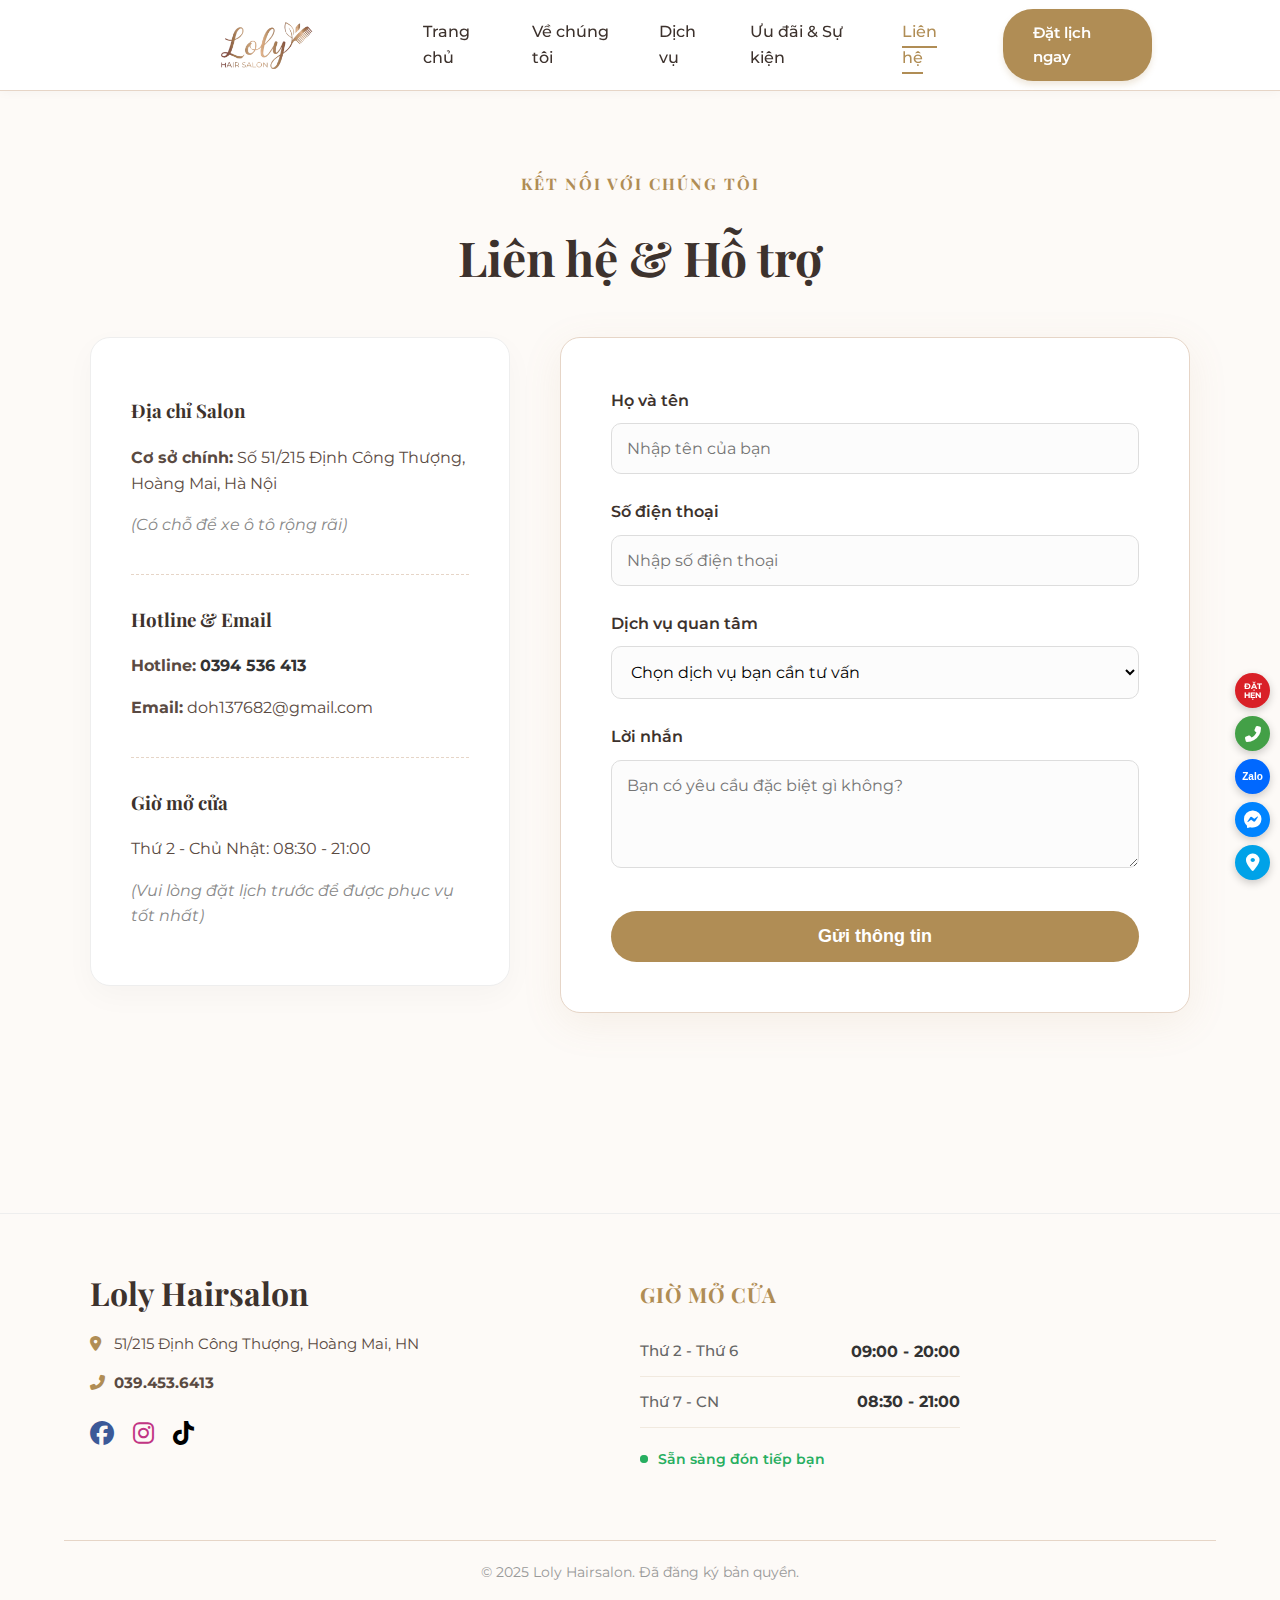
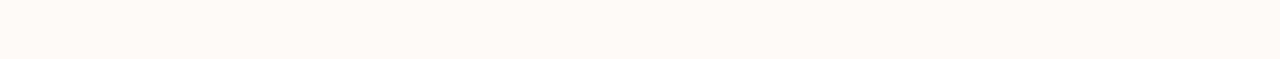
<file: contact.html>
<!DOCTYPE html>
<html lang="vi">
<head>
    <meta charset="UTF-8">
    <meta name="viewport" content="width=device-width, initial-scale=1.0">
    <title>Liên hệ - Loly Hairsalon</title>
    <meta name="description" content="Liên hệ với Loly Hairsalon để được tư vấn và đặt lịch làm tóc.">
    
    <link rel="preconnect" href="https://fonts.googleapis.com">
    <link rel="preconnect" href="https://fonts.gstatic.com" crossorigin>
    <link href="https://fonts.googleapis.com/css2?family=Montserrat:wght@400;500;600;700&family=Playfair+Display:wght@700&display=swap" rel="stylesheet">
    <link rel="stylesheet" href="https://cdnjs.cloudflare.com/ajax/libs/font-awesome/6.4.2/css/all.min.css">
    
    <link rel="stylesheet" href="main.css">
    <link rel="icon" href="images/logo.png" type="image/png">
</head>

<body>
    <header class="navbar">
        <a href="index.html" class="logo-link"><img src="images/logo.png" alt="Loly Hairsalon" class="logo"></a>
        <div class="nav-right">
            <nav>
                <ul class="menu">
                    <li><a href="index.html">Trang chủ</a></li>
                    <li><a href="about.html">Về chúng tôi</a></li>
                    <li><a href="services.html">Dịch vụ</a></li>
                    <li><a href="blog.html">Ưu đãi & Sự kiện</a></li>
                    <li><a href="contact.html" class="active">Liên hệ</a></li>
                </ul>
            </nav>
            <a href="booking.html" class="btn-book">Đặt lịch ngay</a>
            <div class="menu-toggle"><div class="bar"></div><div class="bar"></div><div class="bar"></div></div>
        </div>
    </header>

    <main style="padding-bottom: 40px;">
        <div class="contact-header fade-in-section">
            <h4 style="color: #b08d55; text-transform: uppercase; letter-spacing: 2px;">Kết nối với chúng tôi</h4>
            <h1>Liên hệ & Hỗ trợ</h1>
        </div>

        <div class="contact-container fade-in-section">
            <div class="contact-info">
                <div class="info-group">
                    <h3>Địa chỉ Salon</h3>
                    <p><strong>Cơ sở chính:</strong> Số 51/215 Định Công Thượng, Hoàng Mai, Hà Nội</p>
                    <p style="font-style: italic; color: #888;">(Có chỗ để xe ô tô rộng rãi)</p>
                </div>
                <div class="info-group">
                    <h3>Hotline & Email</h3>
                    <p><strong>Hotline:</strong> <a href="tel:0394536413" style="color: #333; font-weight: bold;">0394 536 413</a></p>
                    <p><strong>Email:</strong> doh137682@gmail.com</p>
                </div>
                <div class="info-group">
                    <h3>Giờ mở cửa</h3>
                    <p>Thứ 2 - Chủ Nhật: 08:30 - 21:00</p>
                    <p style="font-style: italic; color: #888;">(Vui lòng đặt lịch trước để được phục vụ tốt nhất)</p>
                </div>
            </div>
            
            <div class="contact-form-wrapper">
                <form action="https://formspree.io/f/xrezerwy" method="POST">
                    <div class="form-group">
                        <label>Họ và tên</label>
                        <input type="text" name="name" placeholder="Nhập tên của bạn" required>
                    </div>
                    <div class="form-group">
                        <label>Số điện thoại</label>
                        <input type="tel" name="phone" placeholder="Nhập số điện thoại" required>
                    </div>
                    <div class="form-group">
                        <label>Dịch vụ quan tâm</label>
                        <select name="service">
                            <option value="">Chọn dịch vụ bạn cần tư vấn</option>
                            <option value="cat-toc">Cắt tóc & Tạo kiểu</option>
                            <option value="uon-nhuom">Uốn & Nhuộm</option>
                            <option value="phuc-hoi">Phục hồi tóc hư tổn</option>
                            <option value="goi-dau">Gội đầu dưỡng sinh</option>
                        </select>
                    </div>
                    <div class="form-group">
                        <label>Lời nhắn</label>
                        <textarea name="message" rows="4" placeholder="Bạn có yêu cầu đặc biệt gì không?"></textarea>
                    </div>
                    <button type="submit" style="background-color: #b08d55; width: 100%; border-radius: 30px;">Gửi thông tin</button>
                </form>
            </div>
        </div>
    </main>

    <footer class="site-footer" style="background-color: #fdfaf7;">
        <div class="footer-content-wrapper" style="display: flex; flex-wrap: wrap; justify-content: space-between; align-items: flex-start; max-width: 1100px; margin: 0 auto; text-align: left; padding-bottom: 30px;">
            <div class="footer-col" style="flex: 1; min-width: 300px; margin-bottom: 20px;">
                <h3 style="font-size: 2rem; margin-top: 0; margin-bottom: 20px; color: #3d322d; font-family: 'Playfair Display', serif; line-height: 1.2;">Loly Hairsalon</h3>
                <p style="margin-bottom: 12px; font-size: 15px;">
                    <i class="fas fa-map-marker-alt" style="color:#b08d55; width: 20px;"></i>
                    51/215 Định Công Thượng, Hoàng Mai, HN
                </p>
                <p style="margin-bottom: 12px; font-size: 15px;">
                    <i class="fas fa-phone-alt" style="color:#b08d55; width: 20px;"></i>
                    <a href="tel:0394536413" style="color: #5a4a42; font-weight: bold;">039.453.6413</a>
                </p>
                <div class="social-icons" style="margin-top: 20px; position: relative; z-index: 10;">
                    <a href="https://www.facebook.com/ohung.541741/?locale=vi_VN" target="_blank" style="margin-right: 15px; font-size: 1.5rem; color: #3b5998; text-decoration: none;"><i class="fab fa-facebook"></i></a>
                    <a href="https://www.instagram.com/trangcuaban" target="_blank" style="margin-right: 15px; font-size: 1.5rem; color: #C13584; text-decoration: none;"><i class="fab fa-instagram"></i></a>
                    <a href="https://www.tiktok.com/@duchung232?lang=vi-VN" target="_blank" style="margin-right: 15px; font-size: 1.5rem; color: #000; text-decoration: none;"><i class="fab fa-tiktok"></i></a>
                </div>
            </div>
            <div class="footer-col" style="flex: 1; min-width: 300px; margin-bottom: 20px;">
                <h4 style="font-size: 1.3rem; margin-top: 0; margin-bottom: 20px; color: #b08d55; font-family: 'Playfair Display', serif; letter-spacing: 1px; line-height: 1.2; padding-top: 8px;">GIỜ MỞ CỬA</h4>
                <div class="balanced-hours">
                    <div class="time-row">
                        <span class="d-label">Thứ 2 - Thứ 6</span>
                        <span class="d-time">09:00 - 20:00</span>
                    </div>
                    <div class="time-row">
                        <span class="d-label">Thứ 7 - CN</span>
                        <span class="d-time">08:30 - 21:00</span>
                    </div>
                    <div class="shop-active">
                        <span class="pulsing-dot"></span> Sẵn sàng đón tiếp bạn
                    </div>
                </div>
            </div>
        </div>
        <p class="copyright" style="border-top: 1px solid #e6d5c7; padding-top: 20px; margin-top: 20px;">
            © 2025 Loly Hairsalon. Đã đăng ký bản quyền.
        </p>
    </footer>

    <div class="floating-cta">
        <a href="booking.html" class="cta-btn btn-booking"><span>ĐẶT<br>HẸN</span></a>
        <a href="tel:0394536413" class="cta-btn btn-phone"><i class="fas fa-phone-alt"></i></a>
        <a href="https://zalo.me/0394536413" target="_blank" class="cta-btn btn-zalo"><span style="font-weight: 900; font-family: sans-serif;">Zalo</span></a>
        <a href="https://m.me/trangfacebookcuaban" target="_blank" class="cta-btn btn-mess"><i class="fab fa-facebook-messenger"></i></a>
        <a href="https://www.google.com/maps/search/51%2F215+Định+Công+Thượng,+Hoàng+Mai,+Hà+Nội" target="_blank" class="cta-btn btn-map"><i class="fas fa-map-marker-alt"></i></a>
    </div>
    
    <script src="main.js"></script>
</body>
</html>
</file>
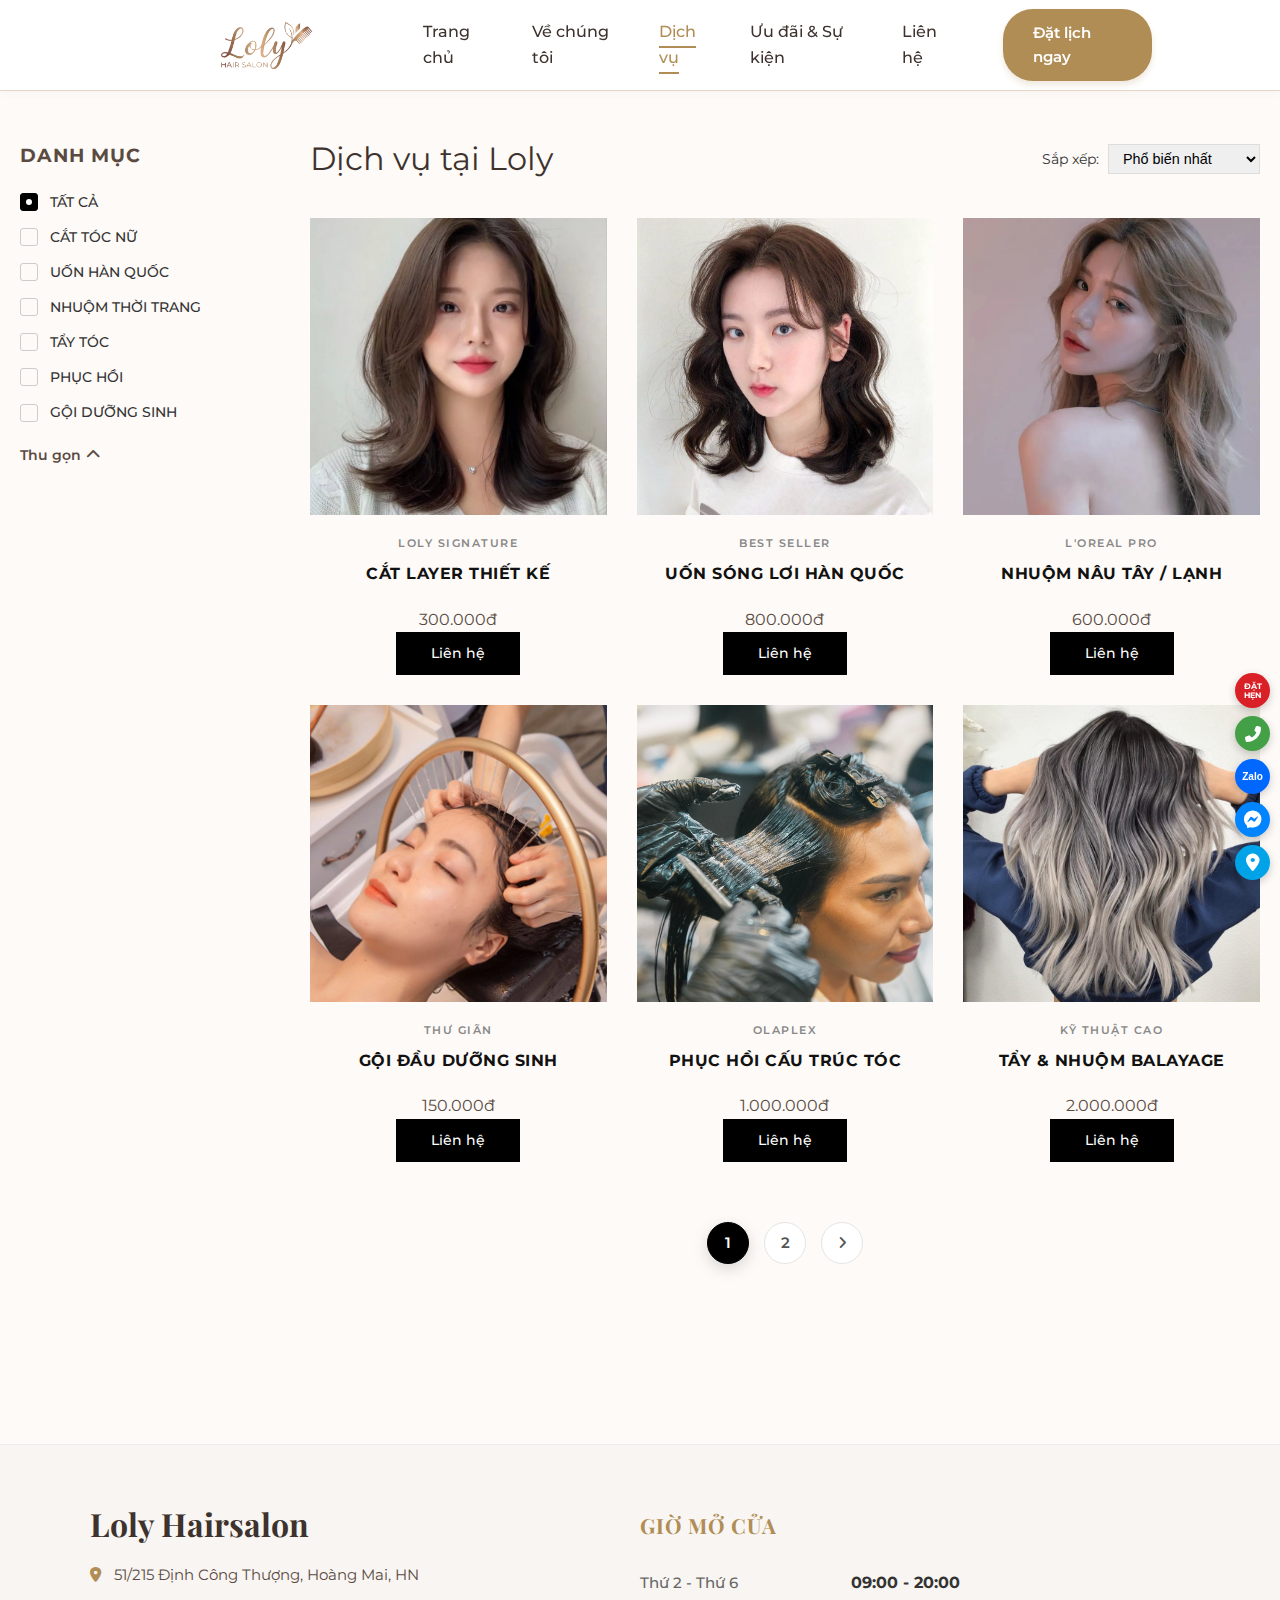
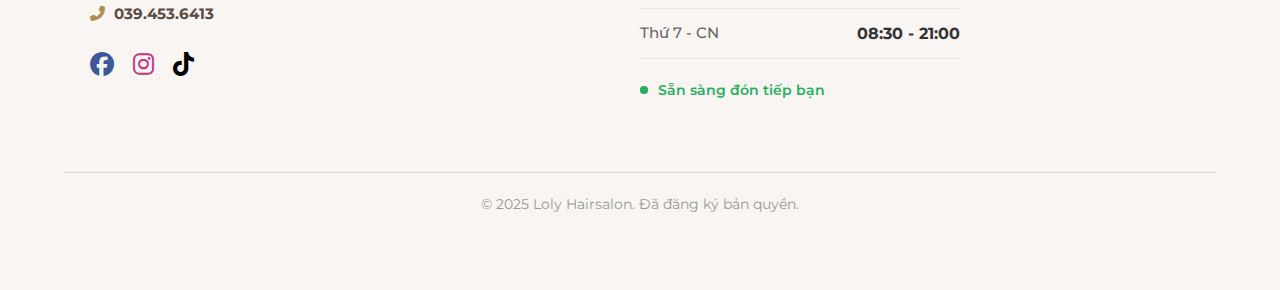
<file: services.html>
<!DOCTYPE html>
<html lang="vi">
<head>
    <meta charset="UTF-8">
    <meta name="viewport" content="width=device-width, initial-scale=1.0">
    <title>Danh Sách Dịch Vụ - Loly Hairsalon</title>
    <link rel="preconnect" href="https://fonts.googleapis.com">
    <link rel="preconnect" href="https://fonts.gstatic.com" crossorigin>
    <link href="https://fonts.googleapis.com/css2?family=Montserrat:wght@400;500;600;700&family=Playfair+Display:ital,wght@0,700;1,400&display=swap" rel="stylesheet">
    <link rel="stylesheet" href="https://cdnjs.cloudflare.com/ajax/libs/font-awesome/6.4.2/css/all.min.css">
    <link rel="stylesheet" href="main.css">
    <link rel="icon" href="images/logo.png" type="image/png">
</head>
<body>

    <header class="navbar">
        <a href="index.html" class="logo-link"><img src="images/logo.png" alt="Loly Hairsalon" class="logo"></a>
        <div class="nav-right">
            <nav>
                <ul class="menu">
                    <li><a href="index.html">Trang chủ</a></li>
                    <li><a href="about.html">Về chúng tôi</a></li>
                    <li><a href="services.html" class="active">Dịch vụ</a></li>
                    <li><a href="blog.html">Ưu đãi & Sự kiện</a></li>
                    <li><a href="contact.html">Liên hệ</a></li>
                </ul>
            </nav>
            <a href="booking.html" class="btn-book">Đặt lịch ngay</a>
            <div class="menu-toggle"><div class="bar"></div><div class="bar"></div><div class="bar"></div></div>
        </div>
    </header>

    <main style="padding-top: 100px;">
        <div class="swans-layout">
            <aside class="swans-sidebar fade-in-section">
                <div class="sidebar-title">DANH MỤC</div>
                <ul class="filter-list">
                    <li class="filter-item active" data-group="all"><span class="checkbox-mock"></span> TẤT CẢ</li>
                    <li class="filter-item" data-group="cat-toc"><span class="checkbox-mock"></span> CẮT TÓC NỮ</li>
                    <li class="filter-item" data-group="uon"><span class="checkbox-mock"></span> UỐN HÀN QUỐC</li>
                    <li class="filter-item" data-group="nhuom"><span class="checkbox-mock"></span> NHUỘM THỜI TRANG</li>
                    <li class="filter-item" data-group="tay-toc"><span class="checkbox-mock"></span> TẨY TÓC</li>
                    <li class="filter-item" data-group="phuc-hoi"><span class="checkbox-mock"></span> PHỤC HỒI</li>
                    <li class="filter-item" data-group="goi-dau"><span class="checkbox-mock"></span> GỘI DƯỠNG SINH</li>
                </ul>
                <div class="toggle-filter">Thu gọn <i class="fas fa-chevron-up"></i></div>
            </aside>

            <div class="swans-main-content fade-in-section">
                <div class="collection-header">
                    <h1 class="collection-title">Dịch vụ tại Loly</h1>
                    <div class="sort-box">
                        Sắp xếp:
                        <select class="sort-dropdown">
                            <option>Phổ biến nhất</option>
                            <option>Giá thấp đến cao</option>
                            <option>Mới nhất</option>
                        </select>
                    </div>
                </div>

                <div class="swans-grid" id="product-grid">
                    <div class="swans-card page-1" data-group="cat-toc" data-price="300000">
                        <div class="swans-img-wrap"><img src="images/serv-cut.jpg" alt="Cắt Layer"></div>
                        <div class="swans-brand">LOLY SIGNATURE</div>
                        <div class="swans-name">Cắt Layer Thiết Kế</div>
                        <div class="product-price">300.000đ</div> 
                        <a href="contact.html" class="btn-black-contact">Liên hệ</a>
                    </div>
                    <div class="swans-card page-1" data-group="uon" data-price="800000">
                        <div class="swans-img-wrap"><img src="images/serv-uon-1.jpg" alt="Uốn Sóng Lơi"></div>
                        <div class="swans-brand">BEST SELLER</div>
                        <div class="swans-name">Uốn Sóng Lơi Hàn Quốc</div>
                        <div class="product-price">800.000đ</div> 
                        <a href="contact.html" class="btn-black-contact">Liên hệ</a>
                    </div>
                    <div class="swans-card page-1" data-group="nhuom" data-price="600000">
                        <div class="swans-img-wrap"><img src="images/serv-color.jpg" alt="Nhuộm Nâu Tây"></div>
                        <div class="swans-brand">L'OREAL PRO</div>
                        <div class="swans-name">Nhuộm Nâu Tây / Lạnh</div>
                        <div class="product-price">600.000đ</div> 
                        <a href="contact.html" class="btn-black-contact">Liên hệ</a>
                    </div>
                    <div class="swans-card page-1" data-group="goi-dau" data-price="150000">
                        <div class="swans-img-wrap"><img src="images/serv-spa.jpg" alt="Gội dưỡng sinh"></div>
                        <div class="swans-brand">THƯ GIÃN</div>
                        <div class="swans-name">Gội Đầu Dưỡng Sinh</div>
                        <div class="product-price">150.000đ</div> 
                        <a href="contact.html" class="btn-black-contact">Liên hệ</a>
                    </div>
                    <div class="swans-card page-1" data-group="phuc-hoi" data-price="1000000">
                        <div class="swans-img-wrap"><img src="images/serv-phuchoi.jpg" alt="Phục hồi tóc"></div>
                        <div class="swans-brand">OLAPLEX</div>
                        <div class="swans-name">Phục Hồi Cấu Trúc Tóc</div>
                        <div class="product-price">1.000.000đ</div> 
                        <a href="contact.html" class="btn-black-contact">Liên hệ</a>
                    </div>
                    <div class="swans-card page-1" data-group="tay-toc" data-price="2000000">
                        <div class="swans-img-wrap"><img src="images/serv-balayage.jpg" alt="Balayage"></div>
                        <div class="swans-brand">KỸ THUẬT CAO</div>
                        <div class="swans-name">Tẩy & Nhuộm Balayage</div>
                        <div class="product-price">2.000.000đ</div> 
                        <a href="contact.html" class="btn-black-contact">Liên hệ</a>
                    </div>
                    
                    <div class="swans-card page-2" data-group="cat-toc" data-price="350000" style="display: none;">
                        <div class="swans-img-wrap"><img src="images/serv-bob.jpg" alt="Cắt Bob"></div>
                        <div class="swans-brand">TRENDY</div>
                        <div class="swans-name">Cắt Tóc Bob Nhật</div>
                        <div class="product-price">350.000đ</div> 
                        <a href="contact.html" class="btn-black-contact">Liên hệ</a>
                    </div>
                    <div class="swans-card page-2" data-group="uon" data-price="900000" style="display: none;">
                        <div class="swans-img-wrap"><img src="images/serv-hippie.jpg" alt="Uốn Hippie"></div>
                        <div class="swans-brand">CÁ TÍNH</div>
                        <div class="swans-name">Uốn Xoăn Hippie</div>
                        <div class="product-price">900.000đ</div> 
                        <a href="contact.html" class="btn-black-contact">Liên hệ</a>
                    </div>
                    <div class="swans-card page-2" data-group="nhuom" data-price="1200000" style="display: none;">
                        <div class="swans-img-wrap"><img src="images/serv-highlight.jpg" alt="Highlight"></div>
                        <div class="swans-brand">NỔI BẬT</div>
                        <div class="swans-name">Nhuộm Highlight Gẩy Light</div>
                        <div class="product-price">1.200.000đ</div> 
                        <a href="contact.html" class="btn-black-contact">Liên hệ</a>
                    </div>
                </div>

                <div class="pagination-wrapper">
                    <div class="pagination">
                        <a href="#" class="page-item active">1</a>
                        <a href="#" class="page-item">2</a>
                        <a href="#" class="page-item next"><i class="fas fa-angle-right"></i></a>
                    </div>
                </div>
            </div>
        </div>
    </main>

    <footer class="site-footer">
        <div class="footer-content-wrapper" style="display: flex; flex-wrap: wrap; justify-content: space-between; align-items: flex-start; max-width: 1100px; margin: 0 auto; text-align: left; padding-bottom: 30px;">
            <div class="footer-col" style="flex: 1; min-width: 300px; margin-bottom: 20px;">
                <h3 style="font-size: 2rem; margin-top: 0; margin-bottom: 20px; color: #3d322d; font-family: 'Playfair Display', serif; line-height: 1.2;">Loly Hairsalon</h3>
                <p style="margin-bottom: 12px; font-size: 15px;"><i class="fas fa-map-marker-alt" style="color: #b08d55; width: 20px;"></i> 51/215 Định Công Thượng, Hoàng Mai, HN</p>
                <p style="margin-bottom: 12px; font-size: 15px;"><i class="fas fa-phone-alt" style="color: #b08d55; width: 20px;"></i> <a href="tel:0394536413" style="color: #5a4a42; font-weight: bold;">039.453.6413</a></p>
                <div class="social-icons" style="margin-top: 20px; position: relative; z-index: 10;">
                    <a href="#" style="margin-right: 15px; font-size: 1.5rem; color: #3b5998;"><i class="fab fa-facebook"></i></a>
                    <a href="#" style="margin-right: 15px; font-size: 1.5rem; color: #C13584;"><i class="fab fa-instagram"></i></a>
                    <a href="#" style="font-size: 1.5rem; color: #000;"><i class="fab fa-tiktok"></i></a>
                </div>
            </div>
            <div class="footer-col" style="flex: 1; min-width: 300px; margin-bottom: 20px;">
                <h4 style="font-size: 1.3rem; margin-top: 0; margin-bottom: 20px; color: #b08d55; font-family: 'Playfair Display', serif; letter-spacing: 1px; line-height: 1.2; padding-top: 8px;">GIỜ MỞ CỬA</h4>
                <div class="balanced-hours">
                    <div class="time-row"><span class="d-label">Thứ 2 - Thứ 6</span><span class="d-time">09:00 - 20:00</span></div>
                    <div class="time-row"><span class="d-label">Thứ 7 - CN</span><span class="d-time">08:30 - 21:00</span></div>
                    <div class="shop-active"><span class="pulsing-dot"></span> Sẵn sàng đón tiếp bạn</div>
                </div>
            </div>
        </div>
        <p class="copyright" style="border-top: 1px solid #e6d5c7; padding-top: 20px; margin-top: 20px;">© 2025 Loly Hairsalon. Đã đăng ký bản quyền.</p>
    </footer>

    <div class="floating-cta">
        <a href="booking.html" class="cta-btn btn-booking"><span>ĐẶT<br>HẸN</span></a>
        <a href="tel:0394536413" class="cta-btn btn-phone"><i class="fas fa-phone-alt"></i></a>
        <a href="#" class="cta-btn btn-zalo"><span style="font-weight: 900; font-family: sans-serif;">Zalo</span></a>
        <a href="#" class="cta-btn btn-mess"><i class="fab fa-facebook-messenger"></i></a>
        <a href="#" class="cta-btn btn-map"><i class="fas fa-map-marker-alt"></i></a>
    </div>
    
    <script src="main.js"></script>
</body>
</html>
</file>
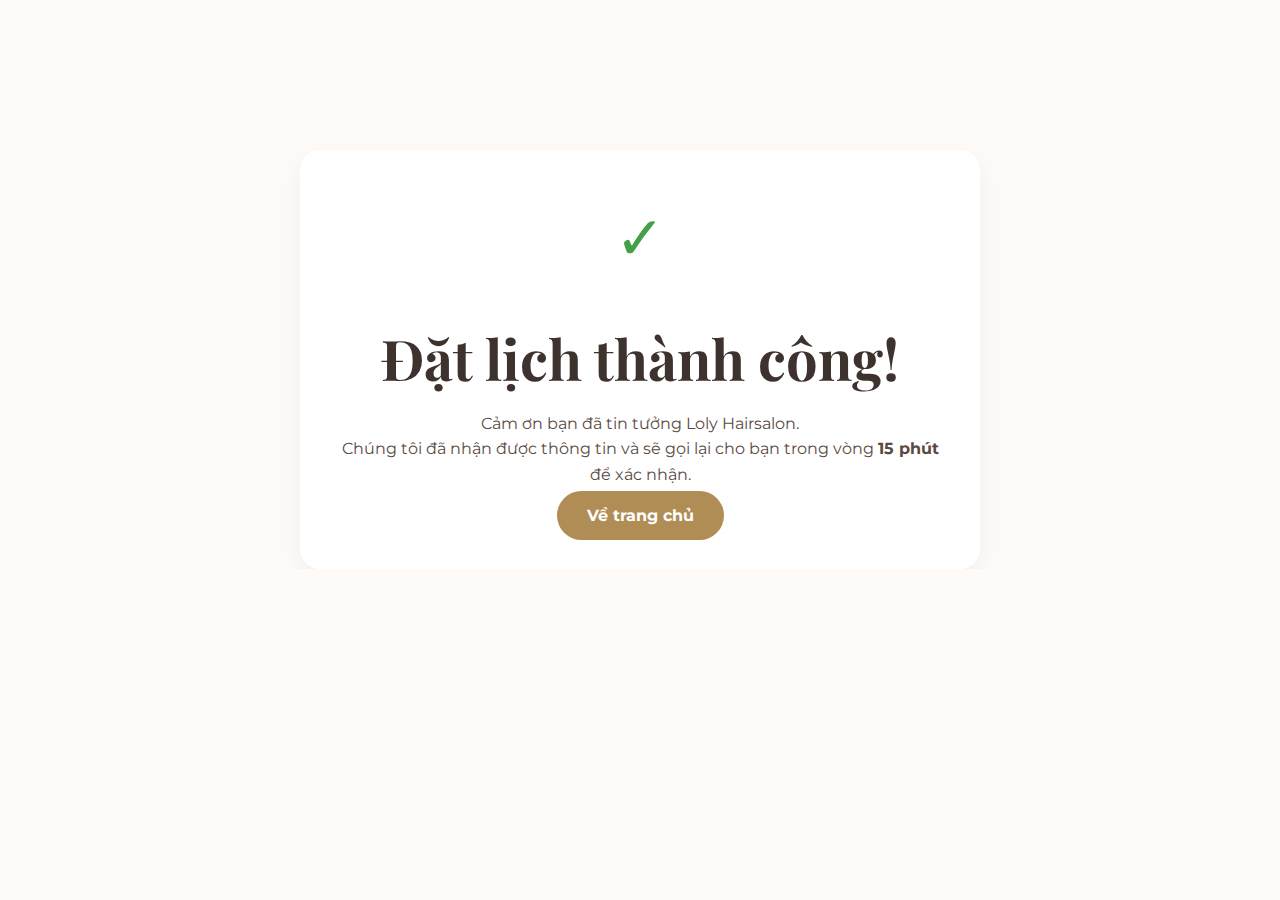
<file: thanks.html>
<!DOCTYPE html>
<html lang="vi">
<head>
    <meta charset="UTF-8">
    <meta name="viewport" content="width=device-width, initial-scale=1.0">
    <title>Cảm ơn - Loly Hairsalon</title>
    
    <link href="https://fonts.googleapis.com/css2?family=Montserrat:wght@400;700&family=Playfair+Display:wght@700&display=swap" rel="stylesheet">
    <link rel="stylesheet" href="main.css">
</head>

<body class="thanks-page-body">
    <div class="thank-box">
        <span class="check-icon"> ✓ </span>
        <h1>Đặt lịch thành công!</h1>
        <p>Cảm ơn bạn đã tin tưởng Loly Hairsalon.<br>Chúng tôi đã nhận được thông tin và sẽ gọi lại cho bạn trong vòng <strong>15 phút</strong> để xác nhận.</p>
        <a href="index.html" class="btn-home">Về trang chủ</a>
    </div>
</body>
</html>
</file>
<file: main.css>
/* ==========================================================================
   MỤC LỤC (TABLE OF CONTENTS)
   1. RESET & GLOBAL (Cài đặt chung, Font chữ)
   2. HEADER & NAVIGATION (Menu)
   3. UI COMPONENTS (Nút bấm, Form, Animation, Floating CTA)
   4. SECTION: HERO SLIDER (Slider trang chủ)
   5. PAGE: HOME SPECIFIC (About, Testimonial, Gallery, Banner)
   6. PAGE: SERVICES / SHOP (Swans Layout - Danh sách sản phẩm)
   7. PAGE: BOOKING (Giao diện đặt lịch)
   8. PAGE: BLOG & EVENTS (Tin tức)
   9. PAGE: INNER PAGES (About Us, Contact, Brands)
   10. FOOTER
   11. RESPONSIVE (Giao diện Mobile)
   ========================================================================== */

/* ==========================================================================
   1. RESET & GLOBAL
   ========================================================================== */
body {
    font-family: 'Montserrat', sans-serif;
    margin: 0;
    background-color: #fdfaf7;
    color: #5a4a42;
    line-height: 1.6;
    -webkit-font-smoothing: antialiased;
}

body.no-scroll { overflow: hidden; }
body, html { margin: 0; padding: 0; width: 100%; overflow-x: hidden; }

h1, h2, h3, h4, h5, h6 {
    font-family: 'Playfair Display', serif;
    color: #3d322d;
    font-weight: 700;
}

h1 { font-size: 3.5rem; line-height: 1.2; margin-bottom: 20px; }
h2 { text-align: center; font-size: 2.5rem; margin-bottom: 40px; }

a { color: #8a6d5d; text-decoration: none; }
a:hover { color: #3d322d; }

main { padding-top: 90px; }

/* ==========================================================================
   2. HEADER & NAVIGATION
   ========================================================================== */
.navbar {
    display: flex; justify-content: space-between; align-items: center;
    padding: 0 10%; height: 90px;
    background-color: #ffffff; backdrop-filter: blur(10px);
    border-bottom: 1px solid #e6d5c7;
    position: fixed; top: 0; left: 0; right: 0; z-index: 1000;
    box-shadow: 0 2px 10px rgba(0,0,0,0.03);
}

.logo { height: 150px; width: auto; display: block; }

.nav-right { display: flex; align-items: center; gap: 30px; }

.menu { list-style: none; display: flex; margin: 0; padding: 0; }
.menu li { margin: 0 20px; }
.menu a {
    font-size: 16px; padding: 5px 0; border-bottom: 2px solid transparent;
    transition: all 0.3s; color: #3d322d; font-weight: 500;
}
.menu a.active, .menu a:hover { color: #b08d55; border-bottom-color: #b08d55; }

.menu-toggle { display: none; flex-direction: column; justify-content: space-around; width: 25px; height: 21px; cursor: pointer; z-index: 1002; }
.menu-toggle .bar { height: 3px; width: 100%; background-color: #3d322d; border-radius: 10px; transition: all 0.3s ease-in-out; }

/* ==========================================================================
   3. UI COMPONENTS
   ========================================================================== */
/* Buttons */
.btn-book {
    background-color: #b08d55; color: white; border: none;
    padding: 12px 30px; border-radius: 30px; font-size: 15px; font-weight: 600;
    cursor: pointer; transition: all 0.3s; box-shadow: 0 4px 6px rgba(176, 141, 85, 0.2);
    display: inline-block;
}
.btn-book:hover { background-color: #8e6f3e; transform: translateY(-2px); box-shadow: 0 6px 12px rgba(176, 141, 85, 0.3); color: white; }

.btn-buy {
    background-color: transparent; border: 2px solid #b08d55;
    color: #b08d55; padding: 8px 20px; border-radius: 20px;
    font-weight: 600; cursor: pointer; margin-top: 15px;
    transition: 0.3s; font-family: 'Montserrat', sans-serif;
}
.btn-buy:hover { background-color: #b08d55; color: white; }

.btn-black-contact { display: inline-block; background-color: #000; color: #fff; padding: 10px 35px; text-decoration: none; font-size: 0.9rem; font-weight: 500; border-radius: 0; transition: 0.3s; }
.btn-black-contact:hover { background-color: #333; opacity: 0.9; }

.btn-home { background: #b08d55; color: white; padding: 15px 30px; text-decoration: none; border-radius: 30px; font-weight: bold; transition: 0.3s; }
.btn-home:hover { background: #8e6f3e; }

/* Forms Common */
.form-group { margin-bottom: 25px; text-align: left; }
.form-group label { display: block; font-weight: 600; margin-bottom: 10px; color: #3d322d; }
.form-group input, .form-group select, .form-group textarea {
    width: 100%; padding: 15px; border: 1px solid #ddd; border-radius: 10px;
    font-size: 16px; background-color: #fcfcfc; font-family: 'Montserrat', sans-serif;
    box-sizing: border-box; transition: 0.3s;
}
.form-group input:focus, .form-group select:focus, .form-group textarea:focus {
    border-color: #b08d55; background-color: #fff; outline: none; box-shadow: 0 0 0 4px rgba(176, 141, 85, 0.1);
}
button[type="submit"] {
    background-color: #b08d55; color: white; font-size: 18px; font-weight: bold;
    padding: 15px; border: none; border-radius: 50px; width: 100%;
    cursor: pointer; transition: 0.3s; margin-top: 10px;
}
button[type="submit"]:hover { background-color: #8e6f3e; transform: translateY(-2px); box-shadow: 0 5px 15px rgba(0,0,0,0.2); }

/* Animation Classes */
.fade-in-section { opacity: 0; transform: translateY(20px); transition: opacity 0.8s ease-out, transform 0.8s ease-out; }
.fade-in-section.is-visible { opacity: 1; transform: translateY(0); }

/* Floating CTA (Nút gọi nổi) */
.floating-cta {
    position: fixed; right: 10px; bottom: 20px; display: flex;
    flex-direction: column; gap: 8px; z-index: 9999;
}
.cta-btn {
    width: 35px; height: 35px; border-radius: 50%; display: flex;
    justify-content: center; align-items: center; color: white;
    text-decoration: none; font-size: 18px; box-shadow: 0 3px 8px rgba(0,0,0,0.2);
    transition: transform 0.3s;
}
.cta-btn:hover { transform: scale(1.1); color: white; }
.btn-booking { background-color: #d92027; font-size: 8px; font-weight: bold; text-align: center; line-height: 1.1; animation: pulse-red 2s infinite; }
.btn-phone { background-color: #43a047; font-size: 16px; animation: shake 3s infinite; }
.btn-zalo { background-color: #0068ff; font-size: 10px; }
.btn-mess { background-color: #0084ff; }
.btn-map { background-color: #00a2e8; }

@keyframes pulse-red {
    0% { box-shadow: 0 0 0 0 rgba(217, 32, 39, 0.7); }
    70% { box-shadow: 0 0 0 8px rgba(217, 32, 39, 0); }
    100% { box-shadow: 0 0 0 0 rgba(217, 32, 39, 0); }
}
@keyframes shake {
    0% { transform: rotate(0deg); }
    10% { transform: rotate(15deg); }
    20% { transform: rotate(-15deg); }
    30% { transform: rotate(15deg); }
    40% { transform: rotate(-15deg); }
    50% { transform: rotate(0deg); }
    100% { transform: rotate(0deg); }
}

/* ==========================================================================
   4. SECTION: HERO SLIDER
   ========================================================================== */
section { padding: 80px 5%; max-width: 1200px; margin: 0 auto; }

.hero-slider { position: relative; width: 100%; height: calc(100vh - 90px); overflow: hidden; padding: 0; max-width: 100%; margin: 0; }
.slide {
    position: absolute; top: 0; left: 0; width: 100%; height: 100%;
    background-size: cover; background-position: center;
    opacity: 0; transition: opacity 1s ease-in-out;
    display: flex; align-items: center; justify-content: center;
}
.slide::before { content: ''; position: absolute; top: 0; left: 0; right: 0; bottom: 0; background: rgba(0, 0, 0, 0.5); z-index: 1; }
.slide.active { opacity: 1; }
.slide-content { position: relative; z-index: 2; text-align: center; color: white; max-width: 800px; padding: 0 20px; }
.slide-content h1 { font-size: 4rem; margin-bottom: 20px; color: white; text-shadow: 2px 2px 10px rgba(0,0,0,0.3); font-family: 'Playfair Display', serif; }
.slide-content p { font-size: 1.3rem; margin-bottom: 30px; color: #f0f0f0; text-shadow: 1px 1px 5px rgba(0,0,0,0.5); font-family: 'Montserrat', sans-serif; }

.slider-dots { position: absolute; bottom: 30px; left: 50%; transform: translateX(-50%); display: flex; gap: 15px; z-index: 3; }
.dot { width: 12px; height: 12px; background-color: rgba(255, 255, 255, 0.5); border-radius: 50%; cursor: pointer; transition: 0.3s; }
.dot.active, .dot:hover { background-color: #b08d55; transform: scale(1.2); }

/* ==========================================================================
   5. PAGE: HOME SPECIFIC
   ========================================================================== */
/* About Modern (Home Page) */
.about-modern { display: flex; align-items: center; gap: 50px; max-width: 1100px; margin: 0 auto; padding: 0 20px; }
.about-img img { width: 100%; border-radius: 10px; box-shadow: 20px 20px 0px #f0f0f0; transition: transform 0.3s; }
.about-img img:hover { transform: scale(1.02); }
.about-text { flex: 1; }
.about-text h2 { font-size: 2.5rem; margin-bottom: 20px; text-align: left; }
.about-text p { text-align: justify; margin-bottom: 25px; font-size: 1.1rem; color: #555; }

/* Services Grid (Home Page) */
.services-grid { display: grid; grid-template-columns: repeat(auto-fit, minmax(300px, 1fr)); gap: 30px; }
.service-card { background: white; border: 1px solid #eee; border-radius: 15px; overflow: hidden; transition: transform 0.3s, box-shadow 0.3s; }
.service-card:hover { transform: translateY(-10px); box-shadow: 0 15px 30px rgba(0,0,0,0.08); }
.service-card-img { width: 100%; height: 220px; object-fit: cover; }
.service-card-content { padding: 25px; }
.service-card h3 { margin-top: 0; color: #3d322d; }
.price { font-weight: bold; color: #b08d55; margin-top: 15px; font-size: 1.1em; }

/* Testimonials */
.testimonials-section { background-color: #fdfaf7; padding: 80px 20px; text-align: center; margin-top: 60px; }
.review-grid { display: grid; grid-template-columns: repeat(auto-fit, minmax(300px, 1fr)); gap: 30px; max-width: 1100px; margin: 40px auto 0; }
.review-card { background: white; padding: 30px; border-radius: 15px; box-shadow: 0 5px 20px rgba(0,0,0,0.05); text-align: left; }
.stars { color: #ffc107; margin-bottom: 15px; font-size: 1.2rem; }
.review-text { font-style: italic; color: #666; margin-bottom: 20px; line-height: 1.6; }
.customer-info { display: flex; align-items: center; gap: 15px; }
.customer-avatar { width: 50px; height: 50px; border-radius: 50%; background-color: #ddd; object-fit: cover; }
.customer-name { font-weight: bold; color: #333; }

/* Gallery */
.gallery-section { padding-bottom: 80px; }
.gallery-grid { display: grid; grid-template-columns: repeat(auto-fit, minmax(300px, 1fr)); gap: 20px; }
.gallery-item { position: relative; overflow: hidden; border-radius: 15px; height: 350px; box-shadow: 0 5px 15px rgba(0,0,0,0.1); cursor: pointer; }
.gallery-item img { width: 100%; height: 100%; object-fit: cover; transition: transform 0.5s ease; }
.gallery-item:hover img { transform: scale(1.1); }
.gallery-item::after { content: ''; position: absolute; top: 0; left: 0; right: 0; bottom: 0; background: rgba(0,0,0,0.2); opacity: 0; transition: 0.3s; }
.gallery-item:hover::after { opacity: 1; }

/* CTA Banner */
.cta-banner {
    background-color: #b08d55; color: white; text-align: center;
    padding: 60px 20px; border-radius: 20px; margin: 40px auto;
    width: 90%; box-shadow: 0 10px 30px rgba(176, 141, 85, 0.3);
}
.cta-content h2 { color: white; font-size: 2.2rem; margin-bottom: 15px; }
.cta-content p { font-size: 1.2rem; opacity: 0.9; }
.cta-content .btn-book:hover { background-color: #f0f0f0 !important; transform: translateY(-3px); box-shadow: 0 5px 15px rgba(0,0,0,0.2); }

/* ==========================================================================
   6. PAGE: SERVICES / SHOP (Swans Layout)
   ========================================================================== */
.swans-layout { display: flex; max-width: 1300px; margin: 0 auto; padding: 40px 20px; gap: 40px; align-items: flex-start; }
.swans-sidebar { width: 250px; flex-shrink: 0; }
.sidebar-title { font-size: 1.2rem; font-weight: 700; text-transform: uppercase; margin-bottom: 20px; font-family: 'Montserrat', sans-serif; letter-spacing: 1px; }

.filter-list { list-style: none; padding: 0; margin: 0; }
.filter-item { display: flex; align-items: center; margin-bottom: 12px; cursor: pointer; font-size: 0.9rem; color: #333; text-transform: uppercase; font-weight: 500; }
.checkbox-mock { width: 16px; height: 16px; border: 1px solid #ccc; margin-right: 12px; display: inline-flex; justify-content: center; align-items: center; border-radius: 3px; }

.filter-item:hover .checkbox-mock { border-color: #000; }
.filter-item.active .checkbox-mock { background: #000; border-color: #000; }
.filter-item.active .checkbox-mock::after { content: ''; width: 6px; height: 6px; background: #fff; border-radius: 50%; display: block; }
.filter-list.collapsed { display: none; }

.toggle-filter { margin-top: 20px; font-size: 0.9rem; font-weight: 600; cursor: pointer; display: flex; align-items: center; gap: 5px; }

.swans-main-content { flex: 1; }
.collection-header { display: flex; justify-content: space-between; align-items: center; margin-bottom: 40px; }
.collection-title { font-size: 2rem; font-weight: 400; margin: 0; font-family: 'Montserrat', sans-serif; }
.sort-box { font-size: 0.9rem; color: #333; }
.sort-dropdown { padding: 5px 10px; border: 1px solid #ddd; font-size: 0.9rem; margin-left: 5px; outline: none; }

.swans-grid { display: grid; grid-template-columns: repeat(3, 1fr); gap: 30px; }
.swans-card { text-align: center; background: transparent; }
.swans-img-wrap { width: 100%; aspect-ratio: 1 / 1; overflow: hidden; margin-bottom: 20px; position: relative; }
.swans-img-wrap img { width: 100%; height: 100%; object-fit: cover; transition: transform 0.6s ease; }
.swans-card:hover .swans-img-wrap img { transform: scale(1.05); }

.swans-brand { font-size: 0.7rem; text-transform: uppercase; color: #888; letter-spacing: 1.5px; margin-bottom: 8px; font-weight: 600; }
.swans-name { font-size: 1rem; font-weight: 700; text-transform: uppercase; color: #111; margin-bottom: 20px; font-family: 'Montserrat', sans-serif; letter-spacing: 0.5px; }
.product-card { text-align: center; } /* Legacy */

/* Pagination */
.pagination-wrapper { display: flex; justify-content: center; margin-top: 60px; margin-bottom: 60px; width: 100%; }
.pagination { display: flex; gap: 15px; align-items: center; }
.page-item {
    width: 40px; height: 40px; border-radius: 50%; display: flex; justify-content: center; align-items: center;
    background: #fff; color: #555; border: 1px solid #e5e5e5;
    font-weight: 600; font-size: 15px; text-decoration: none; cursor: pointer; transition: all 0.3s ease;
}
.page-item:not(.active):hover { border-color: #000; color: #000; transform: translateY(-2px); }
.page-item.active { background: #000; color: #fff; border-color: #000; box-shadow: 0 5px 15px rgba(0,0,0,0.15); }
.page-item.next i { font-size: 14px; }

/* ==========================================================================
   7. PAGE: BOOKING
   ========================================================================== */
.booking-page-body { background-color: #fdfaf7; color: #5a4a42; padding-top: 90px; min-height: 100vh; }
.booking-wrapper { display: flex; justify-content: center; padding: 50px 20px; }
.booking-container {
    width: 100%; max-width: 800px; background: #ffffff; padding: 40px;
    border-radius: 15px; box-shadow: 0 10px 40px rgba(176, 141, 85, 0.1); border: 1px solid #e6d5c7;
}

.dark-input, .dark-select {
    width: 100%; padding: 15px; margin-bottom: 15px; background: #ffffff;
    border: 1px solid #ddd; color: #333; border-radius: 8px;
    font-family: 'Montserrat', sans-serif; font-size: 1rem; box-sizing: border-box; transition: all 0.3s;
}
.dark-input:focus, .dark-select:focus { border-color: #b08d55; outline: none; background: #fff; box-shadow: 0 0 0 3px rgba(176, 141, 85, 0.15); }

.form-row { display: grid; grid-template-columns: 1fr 1fr; gap: 20px; }
.section-label { display: block; margin: 25px 0 15px; color: #b08d55; font-weight: 600; }

/* Date Selector */
.date-selector { display: flex; gap: 15px; margin-bottom: 25px; }
.date-card {
    flex: 1; background: #ffffff; border: 1px solid #ddd; border-radius: 8px;
    cursor: pointer; text-align: center; padding: 15px; position: relative; transition: 0.3s; color: #555;
}
.date-card input { position: absolute; opacity: 0; }
.date-card:has(input:checked) { background: #b08d55; border-color: #b08d55; color: #fff; }
.date-card:hover { border-color: #b08d55; color: #b08d55; }
.date-content strong { display: block; font-size: 1.4rem; margin-top: 5px; }

/* Time Slot */
.time-header { font-size: 1rem; color: #b08d55; margin-bottom: 10px; border-bottom: 1px dashed #e6d5c7; padding-bottom: 5px; font-weight: 600; }
.time-grid { display: grid; grid-template-columns: repeat(6, 1fr); gap: 10px; margin-bottom: 25px; }
.time-slot {
    background: #ffffff; border: 1px solid #ddd; border-radius: 8px; text-align: center;
    padding: 12px 5px; cursor: pointer; position: relative; color: #555; transition: 0.2s;
}
.time-slot input { position: absolute; opacity: 0; }
.time-slot:has(input:checked) { background: #b08d55; color: white; border-color: #b08d55; box-shadow: 0 4px 10px rgba(176, 141, 85, 0.3); }
.time-slot:hover { border-color: #b08d55; color: #b08d55; }
.time-slot.disabled { background: #f5f5f5; color: #ccc; cursor: not-allowed; border-color: #eee; }

.btn-submit-booking {
    width: 100%; padding: 18px; background: #b08d55; color: white;
    font-weight: bold; border: none; border-radius: 8px; font-size: 1.2rem;
    cursor: pointer; margin-top: 30px; text-transform: uppercase; transition: 0.3s;
    box-shadow: 0 5px 15px rgba(176, 141, 85, 0.3);
}
.btn-submit-booking:hover { background: #fff; color: #b08d55; transform: translateY(-2px); }

/* Booking Card (Unused?) */
.booking-list { display: grid; grid-template-columns: repeat(auto-fit, minmax(300px, 1fr)); gap: 30px; }
.booking-card { background: #fff; padding: 30px; border-radius: 15px; border: 1px solid #eee; box-shadow: 0 5px 15px rgba(0,0,0,0.03); }

/* Thank You Box */
.thank-box { max-width: 600px; margin: 0 auto; padding: 40px; background: white; border-radius: 20px; box-shadow: 0 10px 30px rgba(0,0,0,0.05); text-align: center; margin-top: 50px; }
.check-icon { font-size: 60px; color: #43a047; margin-bottom: 20px; display: block; }
.thanks-page-body { background-color: #fdfaf7; color: #5a4a42; font-family: 'Montserrat', sans-serif; text-align: center; padding-top: 100px; }

/* ==========================================================================
   8. PAGE: BLOG & EVENTS
   ========================================================================== */
.banner-blog { background-image: url('images/banner-blog.jpg'); }

.promo-section { padding: 60px 0; background-color: #fff; }
.promo-box {
    display: flex; flex-wrap: wrap; background: #fff; border: 1px solid #e6d5c7;
    border-radius: 15px; overflow: hidden; box-shadow: 0 10px 30px rgba(0,0,0,0.05);
    max-width: 1000px; margin: 0 auto;
}
.promo-img-col { flex: 1; min-width: 300px; position: relative; }
.promo-img-col img { width: 100%; height: 100%; object-fit: cover; display: block; }
.promo-info-col { flex: 1; min-width: 300px; padding: 40px; display: flex; flex-direction: column; justify-content: center; text-align: left; }
.promo-label { color: #d92027; font-weight: 700; text-transform: uppercase; letter-spacing: 2px; font-size: 0.85rem; margin-bottom: 10px; display: block; }
.promo-title { font-size: 2rem; color: #3d322d; margin-bottom: 15px; line-height: 1.3; }
.promo-desc { color: #666; margin-bottom: 15px; font-size: 1rem; }
.promo-list { margin-bottom: 25px; padding-left: 20px; color: #666; text-align: left; }
.promo-list li { margin-bottom: 8px; line-height: 1.5; list-style-type: disc; }

/* Blog List */
.blog-list-section { padding: 40px 0 80px; }
.section-heading { text-align: center; margin-bottom: 40px; font-size: 2rem; font-family: 'Playfair Display', serif; }

.blog-card {
    background: #fff; border-radius: 15px; overflow: hidden; box-shadow: 0 5px 20px rgba(0,0,0,0.05);
    transition: transform 0.3s ease, box-shadow 0.3s ease; border: 1px solid #eee;
}
.blog-card:hover { transform: translateY(-10px); box-shadow: 0 15px 30px rgba(0,0,0,0.1); }
.blog-img-wrap { height: 240px; position: relative; overflow: hidden; }
.blog-img-wrap img { width: 100%; height: 100%; object-fit: cover; transition: transform 0.5s ease; }
.blog-card:hover .blog-img-wrap img { transform: scale(1.1); }
.blog-date-badge { position: absolute; top: 15px; left: 15px; background: #fff; padding: 8px 12px; border-radius: 8px; text-align: center; box-shadow: 0 4px 10px rgba(0,0,0,0.1); color: #3d322d; line-height: 1; }

.blog-content { padding: 25px; text-align: left; }
.blog-meta { font-size: 0.8rem; color: #999; margin-bottom: 10px; text-transform: uppercase; font-weight: 600; }
.blog-title { font-size: 1.3rem; margin-bottom: 12px; line-height: 1.4; font-family: 'Playfair Display', serif; }
.blog-title a { color: #3d322d; transition: color 0.3s; }
.blog-title a:hover { color: #b08d55; }
.blog-excerpt { font-size: 0.95rem; color: #666; margin-bottom: 20px; line-height: 1.6; }
.read-more-btn { display: inline-block; margin-top: 15px; color: #b08d55; font-weight: 700; text-decoration: none; font-size: 0.9rem; transition: all 0.3s; }
.read-more-btn i { margin-left: 5px; transition: margin-left 0.3s; }
.read-more-btn:hover i { margin-left: 10px; }

/* Blog Detail */
.blog-detail-main { padding-top: 120px; padding-bottom: 80px; }
.blog-detail-container { max-width: 800px; margin: 0 auto; padding: 0 20px; }
.detail-breadcrumb { margin-bottom: 20px; font-size: 0.9rem; color: #888; }
.detail-breadcrumb a { color: #888; }
.detail-breadcrumb a:hover { color: #b08d55; }

.post-title-main { font-size: 2.2rem; margin-bottom: 15px; line-height: 1.3; font-family: 'Playfair Display', serif; color: #3d322d; }
.post-meta-info { color: #999; font-size: 0.9rem; margin-bottom: 30px; border-bottom: 1px solid #eee; padding-bottom: 20px; }
.post-intro-text { font-size: 1.1rem; line-height: 1.8; color: #444; font-weight: 600; margin-bottom: 25px; }
.post-featured-img { width: 100%; height: auto; border-radius: 15px; margin-bottom: 35px; box-shadow: 0 5px 15px rgba(0,0,0,0.05); }

.post-body-content { font-size: 1.1rem; line-height: 1.8; color: #444; }
.post-body-content h3 { color: #3d322d; font-size: 1.6rem; margin-top: 40px; margin-bottom: 15px; font-family: 'Playfair Display', serif; }
.post-body-content ul { margin-bottom: 20px; padding-left: 20px; }
.post-body-content li { margin-bottom: 10px; }
.post-body-content p { margin-bottom: 20px; }

.post-cta-box { background: #fdfaf7; border-left: 4px solid #b08d55; padding: 25px; margin: 40px 0; font-style: italic; color: #555; border-radius: 0 10px 10px 0; }
.back-btn-wrapper { margin-top: 60px; text-align: center; border-top: 1px solid #eee; padding-top: 40px; }
.btn-back-list { display: inline-block; border: 1px solid #3d322d; padding: 12px 35px; border-radius: 30px; color: #3d322d; font-weight: 600; text-decoration: none; transition: all 0.3s ease; }
.btn-back-list:hover { background: #3d322d; color: #fff; transform: translateY(-3px); }

/* ==========================================================================
   9. PAGE: INNER PAGES (About, Contact, Brands)
   ========================================================================== */
/* Common Banner */
.inner-page-banner {
    position: relative; width: 100vw; margin-left: calc(-50vw + 50%); margin-right: calc(-50vw + 50%);
    height: 450px; display: flex; align-items: center; justify-content: center;
    background-size: cover; background-position: center;
    background-image: url('images/banner-about.jpg');
}
.inner-page-banner::before { content: ''; position: absolute; top: 0; left: 0; right: 0; bottom: 0; background: rgba(0, 0, 0, 0.5); z-index: 1; }
.banner-content { position: relative; z-index: 2; text-align: center; color: white; }
.breadcrumb { font-size: 1.1rem; margin-top: 10px; color: #f0f0f0; letter-spacing: 1px; }
.breadcrumb a { color: #fff; text-decoration: none; font-weight: 600; border-bottom: 1px solid transparent; transition: 0.3s; }
.breadcrumb a:hover { color: #b08d55; border-bottom: 1px solid #b08d55; }

/* Contact Page */
.contact-header { text-align: center; padding: 60px 20px 40px; background-color: #fdfaf7; }
.contact-header h1 { font-size: 3rem; color: #3d322d; margin-bottom: 10px; font-family: 'Playfair Display', serif; }
.contact-container { display: grid; grid-template-columns: 1fr 1.5fr; gap: 50px; max-width: 1100px; margin: 0 auto 80px; padding: 0 20px; align-items: start; }
.contact-info { background: #ffffff; padding: 40px; border-radius: 20px; border: 1px solid #eee; box-shadow: 0 10px 30px rgba(0,0,0,0.03); }
.contact-form-wrapper { background: #ffffff; padding: 50px; border-radius: 20px; border: 1px solid #e6d5c7; box-shadow: 0 10px 40px rgba(176, 141, 85, 0.1); }

.info-item { margin-bottom: 30px; border-bottom: 1px dashed #e6d5c7; padding-bottom: 20px; }
.info-item:last-child { border-bottom: none; }
.info-item h3 { color: #b08d55; font-size: 1.4rem; margin-bottom: 15px; margin-top: 0; }
.info-item p { margin: 8px 0; color: #555; font-size: 16px; }
.info-item a { color: #3d322d; font-weight: 600; }
.info-card h3 { color: #b08d55; font-size: 1.5rem; margin-bottom: 15px; font-family: 'Playfair Display', serif; }
.info-group { margin-bottom: 30px; border-bottom: 1px dashed #e6d5c7; padding-bottom: 20px; }
.info-group:last-child { border-bottom: none; margin-bottom: 0; padding-bottom: 0; }

/* About Story */
.story-section { padding: 40px 20px; max-width: 1100px; margin: 0 auto; }
.story-row { display: flex; align-items: center; gap: 50px; margin-bottom: 80px; }
.story-row.reverse { flex-direction: row-reverse; }
.story-content { flex: 1; }
.story-image { flex: 1; }
.story-image img { width: 100%; border-radius: 15px; box-shadow: 20px 20px 0px #f0f0f0; transition: transform 0.5s; }
.story-image img:hover { transform: translateY(-10px); }
.story-title { color: #b08d55; font-family: 'Playfair Display', serif; font-size: 2rem; margin-bottom: 20px; position: relative; display: inline-block; }
.story-title::after { content: ''; display: block; width: 50px; height: 3px; background: #b08d55; margin-top: 10px; }
.story-text { color: #555; line-height: 1.8; font-size: 1.05rem; text-align: justify; }
.quote-box { background-color: #fdfaf7; border-left: 5px solid #b08d55; padding: 20px; margin-top: 20px; font-style: italic; color: #3d322d; font-weight: 500; }

/* Stats */
.stats-section { background-color: #b08d55; color: white; padding: 60px 20px; margin: 60px 0; text-align: center; }
.stats-grid { display: flex; justify-content: space-around; flex-wrap: wrap; max-width: 1100px; margin: 0 auto; gap: 30px; }
.stat-item h3 { font-size: 3rem; margin: 0; color: white; font-family: 'Playfair Display', serif; }
.stat-item p { margin-top: 10px; font-size: 1.1rem; text-transform: uppercase; letter-spacing: 1px; opacity: 0.9; }

/* Team */
.team-grid { display: grid; grid-template-columns: repeat(auto-fit, minmax(250px, 1fr)); gap: 40px; max-width: 1100px; margin: 50px auto; padding: 0 20px; text-align: center; }
.team-member img { width: 200px; height: 200px; border-radius: 50%; object-fit: cover; border: 3px solid #b08d55; margin-bottom: 20px; transition: transform 0.3s; filter: grayscale(20%); }
.team-member:hover img { transform: scale(1.05); filter: grayscale(0%); }
.team-member h3 { margin-bottom: 5px; color: #3d322d; }
.team-role { color: #b08d55; font-weight: 600; font-style: italic; margin-bottom: 10px; display: block; }

/* Brands */
.brands-section { padding: 60px 20px; background-color: #f9f9f9; text-align: center; border-top: 1px solid #eee; }
.brands-grid { display: flex; justify-content: center; align-items: center; gap: 50px; flex-wrap: wrap; margin-top: 30px; }
.brand-item { font-family: 'Playfair Display', serif; font-size: 1.8rem; font-weight: 700; color: #666; text-transform: uppercase; letter-spacing: 2px; cursor: default; transition: all 0.3s ease; position: relative; }
.brand-item:hover { color: #b08d55; transform: scale(1.1); }
.brand-item:not(:last-child)::after { content: '•'; position: absolute; right: -28px; top: 50%; transform: translateY(-50%); color: #ddd; font-size: 1rem; }

/* ==========================================================================
   10. FOOTER
   ========================================================================== */
.site-footer { background-color: #f8f5f2; text-align: center; padding: 60px 5%; margin-top: 80px; border-top: 1px solid #eee; }
.footer-content h3 { margin: 0 0 15px; font-size: 1.5rem; }
.footer-contact { margin: 20px 0; line-height: 2; }
.copyright { font-size: 0.9em; color: #999; margin-top: 30px; }

/* Hours in Footer */
.balanced-hours { max-width: 320px; margin-top: 10px; }
.time-row { display: flex; justify-content: space-between; align-items: center; padding: 12px 0; border-bottom: 1px solid rgba(176, 141, 85, 0.15); }
.d-label { font-family: 'Montserrat', sans-serif; color: #666; font-size: 15px; font-weight: 500; }
.d-time { font-family: 'Montserrat', sans-serif; color: #333; font-weight: 700; font-size: 16px; }
.shop-active { margin-top: 20px; font-family: 'Montserrat', sans-serif; font-size: 14px; color: #27ae60; font-weight: 600; display: flex; align-items: center; }
.pulsing-dot { width: 8px; height: 8px; background-color: #27ae60; border-radius: 50%; margin-right: 10px; position: relative; }
.pulsing-dot::after { content: ''; position: absolute; top: 50%; left: 50%; transform: translate(-50%, -50%); width: 100%; height: 100%; background-color: #27ae60; border-radius: 50%; animation: pulse 2s infinite; opacity: 0.5; }
@keyframes pulse { 0% { transform: translate(-50%, -50%) scale(1); opacity: 0.5; } 100% { transform: translate(-50%, -50%) scale(2.5); opacity: 0; } }

/* Status Online */
.status-online { display: flex; align-items: center; color: #28a745; font-weight: 600; margin-top: 15px; font-size: 0.95rem; }
.status-online .dot-status {
    width: 10px; height: 10px; background-color: #28a745; border-radius: 50%;
    margin-right: 10px; box-shadow: 0 0 0 3px rgba(40, 167, 69, 0.2); animation: pulse-green 2s infinite;
}
@keyframes pulse-green {
    0% { box-shadow: 0 0 0 0 rgba(40, 167, 69, 0.7); }
    70% { box-shadow: 0 0 0 6px rgba(40, 167, 69, 0); }
    100% { box-shadow: 0 0 0 0 rgba(40, 167, 69, 0); }
}

/* ==========================================================================
   11. RESPONSIVE
   ========================================================================== */
@media (max-width: 900px) {
    .navbar { padding: 0 20px; }
    .menu-toggle { display: flex; }
    .nav-right .btn-book { display: none; }
    .menu {
        position: fixed; top: 0; right: 0; width: 100vw; height: 100vh;
        background-color: #fff; flex-direction: column; justify-content: center;
        align-items: center; transform: translateX(100%);
        transition: transform 0.3s ease-in-out; z-index: 1001;
    }
    .menu.active { transform: translateX(0); }
    .menu li { margin: 20px 0; }
    .menu a { font-size: 1.5rem; }
    .menu-toggle.active .bar:nth-child(1) { transform: rotate(45deg) translate(7px, 7px); }
    .menu-toggle.active .bar:nth-child(2) { opacity: 0; }
    .menu-toggle.active .bar:nth-child(3) { transform: rotate(-45deg) translate(7px, -7px); }
    .slide-content h1 { font-size: 2.2rem; }
    .contact-container { grid-template-columns: 1fr; }
    .contact-header h1 { font-size: 2rem; }
    .contact-info, .contact-form-wrapper { padding: 25px; }
    .about-modern { flex-direction: column; }
    .about-img { margin-bottom: 30px; }
    
    .swans-layout { flex-direction: column; }
    .swans-sidebar { width: 100%; margin-bottom: 30px; padding-bottom: 20px; border-bottom: 1px solid #eee; }
    .swans-grid { grid-template-columns: repeat(2, 1fr); gap: 15px; }
    .collection-title { font-size: 1.5rem; }
}

@media (max-width: 768px) {
    .form-row { grid-template-columns: 1fr; }
    .time-grid { grid-template-columns: repeat(3, 1fr); }
    .booking-wrapper { padding: 30px 15px; }
    .booking-container { padding: 25px; }
    .story-row, .story-row.reverse { flex-direction: column; gap: 30px; }
    .story-image img { box-shadow: 10px 10px 0px #f0f0f0; }
    .banner-content h1 { font-size: 2.5rem !important; }
    .promo-box { flex-direction: column; }
    .promo-img-col { height: 250px; }
    .brand-item:not(:last-child)::after { display: none; }
    .brands-grid { gap: 20px; flex-direction: column; }
}
</file>
